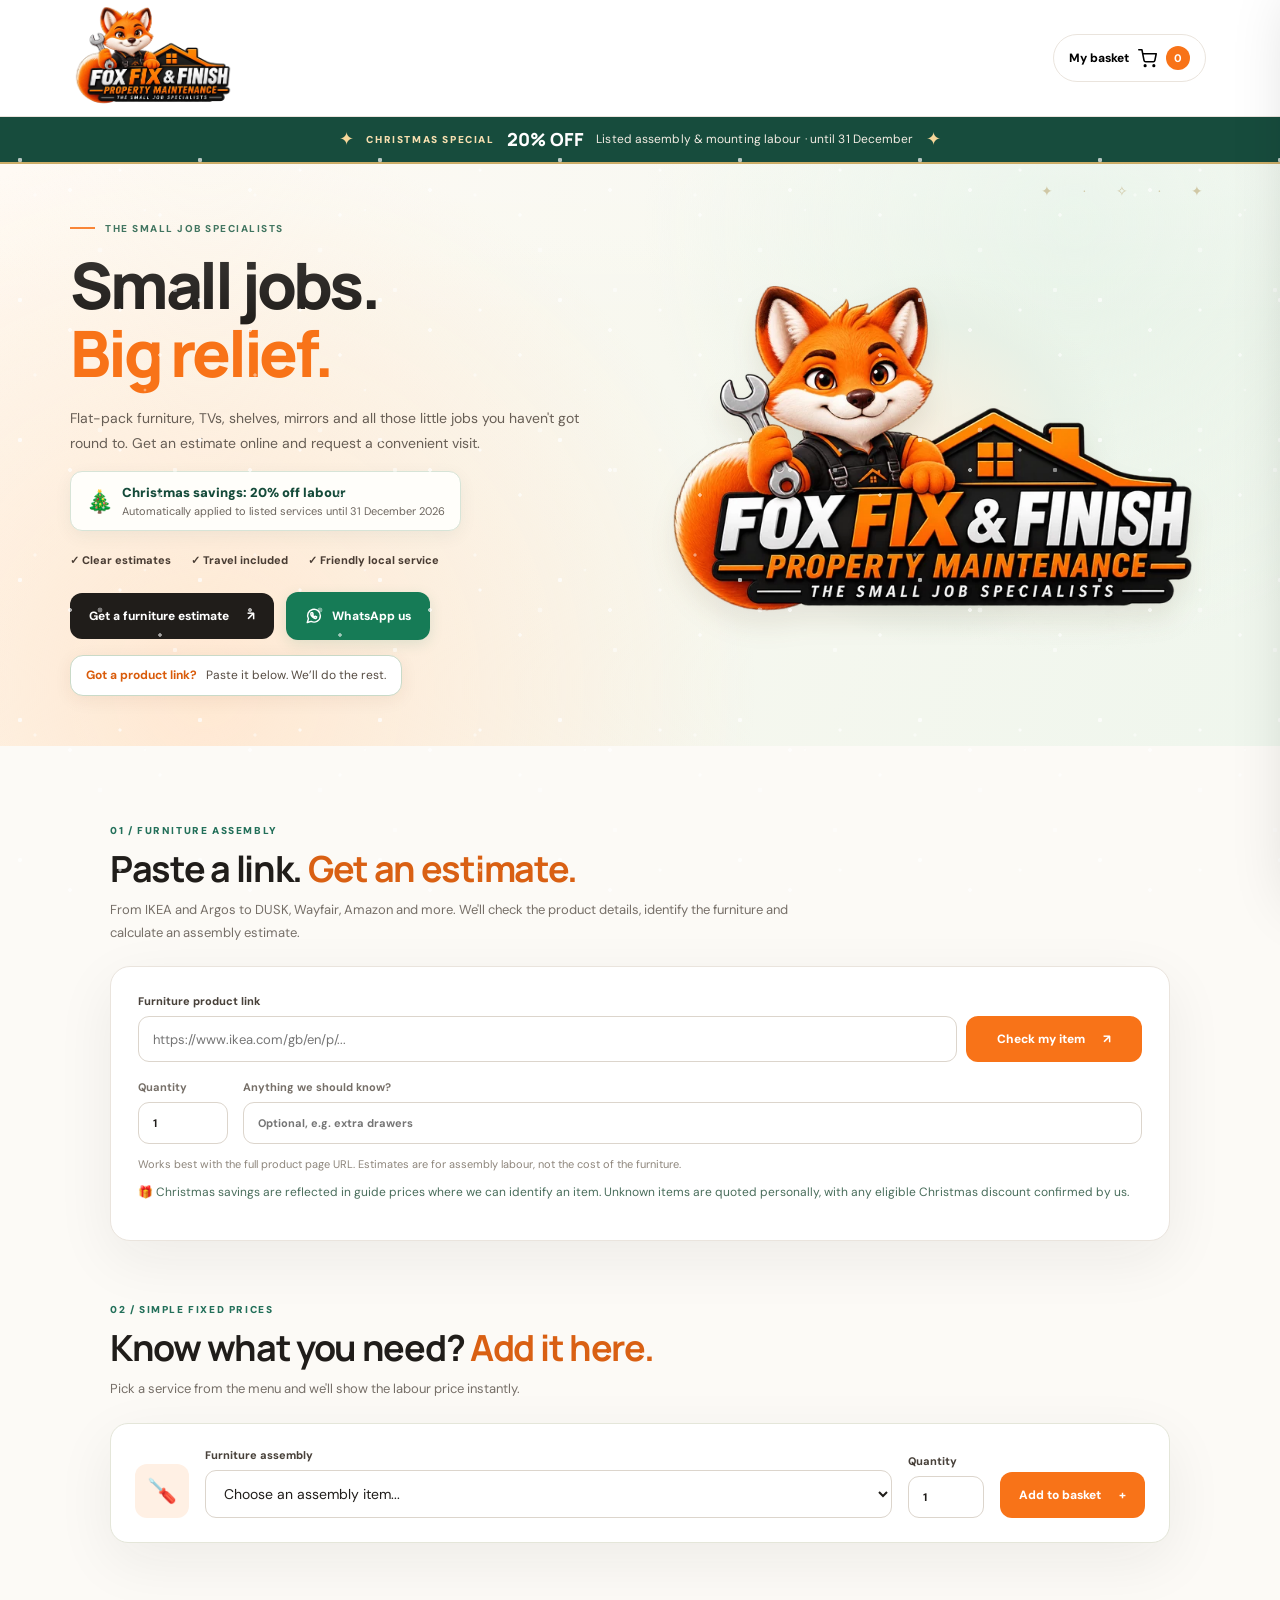
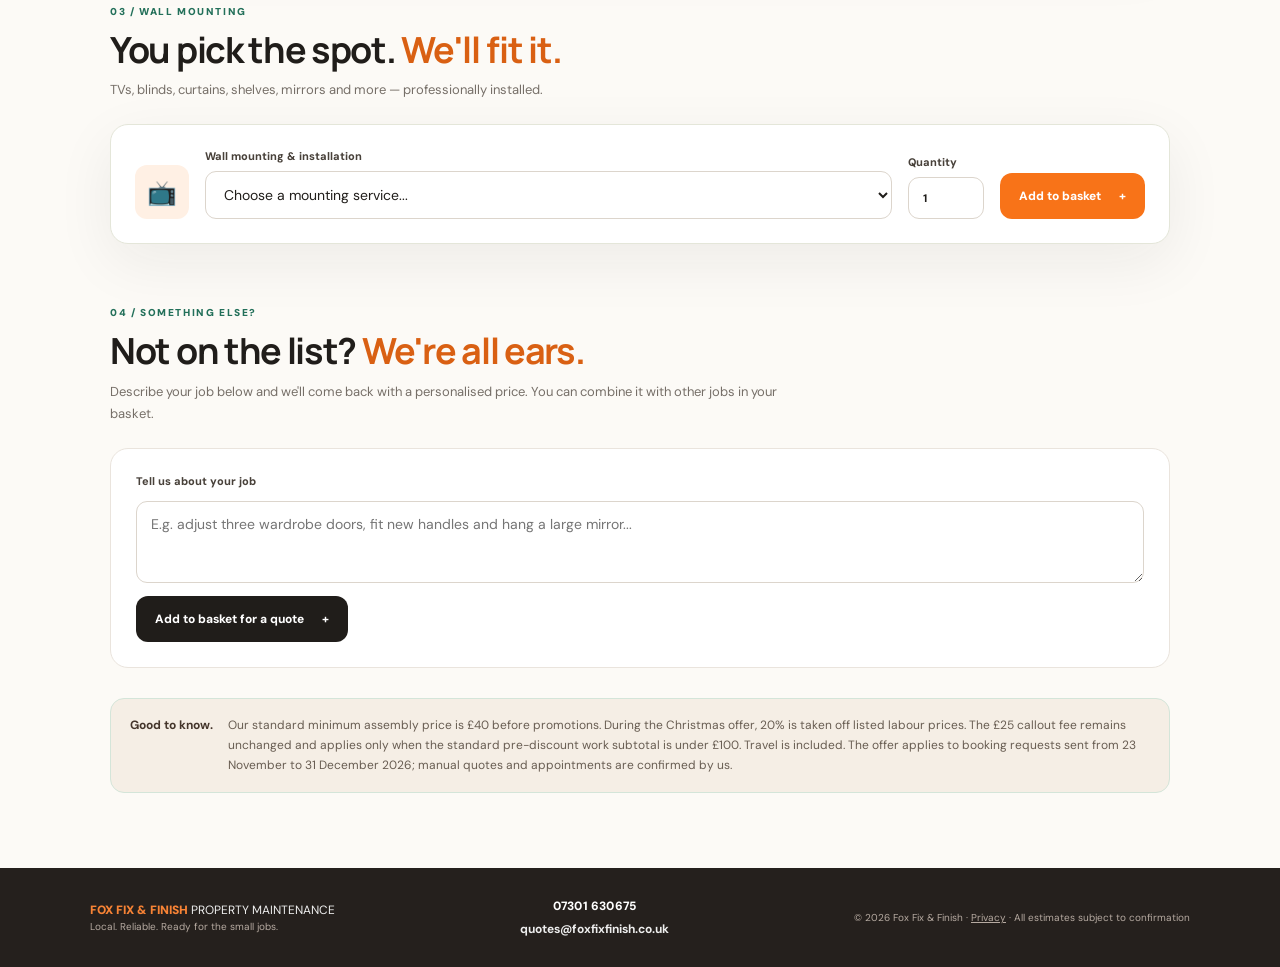
<file: index.html>
<!DOCTYPE html>
<html lang="en-GB">
<head>
  <meta charset="utf-8">
  <meta name="viewport" content="width=device-width,initial-scale=1">
  <meta name="description" content="Fox Fix & Finish property maintenance: instant furniture assembly estimates, TV mounting and small handyman jobs. Paste a product link and request a booking.">
  <meta name="theme-color" content="#f87318">
  <title>Fox Fix & Finish | The Small Job Specialists</title>
  <link rel="icon" type="image/png" sizes="32x32" href="./favicon-32.png">
  <link rel="apple-touch-icon" sizes="180x180" href="./apple-touch-icon.png">
  <link rel="manifest" href="./site.webmanifest">
  <meta name="apple-mobile-web-app-title" content="Fox Fix & Finish">
  <meta name="application-name" content="Fox Fix & Finish">
  <link rel="preconnect" href="https://fonts.googleapis.com">
  <link rel="preconnect" href="https://fonts.gstatic.com" crossorigin>
  <link href="https://fonts.googleapis.com/css2?family=DM+Sans:wght@400;500;600;700;800&family=Manrope:wght@500;600;700;800&display=swap" rel="stylesheet">
  <script>
    // The seasonal offer is based on the calendar date in the UK, not the device timezone.
    // Ends automatically at 23:59 UK time on 31 December 2026.
    (function(){
      const parts = Object.fromEntries(new Intl.DateTimeFormat('en-GB', {
        timeZone:'Europe/London',year:'numeric',month:'2-digit',day:'2-digit'
      }).formatToParts(new Date()).filter(p=>p.type!=='literal').map(p=>[p.type,p.value]));
      const date = `${parts.year}-${parts.month}-${parts.day}`;
      const active = date >= '2026-11-23' && date <= '2026-12-31';
      window.FOX_CHRISTMAS = Object.freeze({active,discount:0.20,starts:'23 November 2026',ends:'31 December 2026'});
      document.documentElement.classList.toggle('holiday-live',active);
    })();
  </script>
  <style>
:root{--orange:#f87318;--orange-dark:#d95908;--ink:#201d1a;--muted:#766f68;--cream:#fcf9f5;--line:#eae4dd;--peach:#fff0e4;--shadow:0 18px 60px rgba(35,29,23,.065)}
*{box-sizing:border-box}html{scroll-behavior:smooth}body{margin:0;background:var(--cream);color:var(--ink);font-family:'DM Sans',Arial,sans-serif;font-size:14px}a{color:inherit;text-decoration:none}button,input,select,textarea{font:inherit}button{cursor:pointer}button:disabled{cursor:not-allowed;opacity:.55}img{max-width:100%}h1,h2,h3,p{margin-top:0}h1,h2,h3{font-family:Manrope,Arial,sans-serif}input,select,textarea{min-width:0;max-width:100%;width:100%;padding:13px 14px;border:1px solid #dcd5cc;border-radius:11px;background:#fff;color:var(--ink);outline:0}input:focus,select:focus,textarea:focus{border-color:var(--orange);box-shadow:0 0 0 3px rgba(248,115,24,.13)}textarea{resize:vertical}input[type=number]{appearance:textfield;-moz-appearance:textfield}input[type=number]::-webkit-outer-spin-button,input[type=number]::-webkit-inner-spin-button{-webkit-appearance:none;margin:0}.label{display:block;color:#48413a;font-size:11px;font-weight:800;margin-bottom:8px}.label span{color:var(--orange)}.button{border:0;border-radius:12px;display:inline-flex;align-items:center;justify-content:center;gap:18px;font-size:12px;font-weight:800;padding:15px 19px;white-space:nowrap;transition:transform .14s,background .14s}.button:not(:disabled):hover{transform:translateY(-1px)}.button-orange{background:var(--orange);color:#fff}.button-orange:hover{background:var(--orange-dark)}.button-dark{background:var(--ink);color:white}.button-dark:hover{background:#39312b}.button-quiet{border:1px solid #e9d5c5;background:#fff;color:var(--orange-dark)}.button-quiet:hover{background:var(--peach)}
.site-header{position:sticky;top:0;background:rgba(255,255,255,.97);border-bottom:1px solid var(--line);z-index:20;backdrop-filter:blur(12px)}.header-inner{max-width:1180px;padding:7px 22px;margin:auto;display:grid;grid-template-columns:1fr auto 1fr;align-items:center;min-height:88px;gap:15px}.header-left{color:#77706b;font-weight:700;font-size:11px}.brand{display:block;width:160px}.brand img{display:block;width:100%;height:72px;object-fit:contain}.basket-button{justify-self:end;display:flex;align-items:center;gap:9px;border:1px solid var(--line);border-radius:40px;background:#fff;font-weight:800;padding:11px 15px;font-size:12px}.basket-button:hover{border-color:var(--orange)}.basket-button .count{display:grid;place-items:center;background:var(--orange);color:#fff;width:24px;height:24px;border-radius:50%;font-size:11px}
.hero{display:grid;grid-template-columns:minmax(0,1fr) minmax(0,1fr);align-items:center;gap:30px;background:radial-gradient(ellipse at 85% 5%,#ffe2c5 0,transparent 50%),linear-gradient(105deg,#fff8f0,#fff0e3);padding:58px max(26px,calc((100% - 1140px)/2)) 50px;min-height:460px;overflow:hidden}.eyebrow{display:flex;align-items:center;gap:10px;color:var(--orange-dark);letter-spacing:1.5px;font-size:10px;font-weight:800}.eyebrow-line{width:25px;height:2px;background:var(--orange)}.hero h1{font-size:clamp(40px,5vw,69px);line-height:1.07;letter-spacing:-3.2px;font-weight:800;margin:16px 0 18px}.hero h1 span{color:var(--orange)}.hero-copy>p{max-width:520px;line-height:1.8;color:#675e55;font-size:14px}.trust-list{display:flex;flex-wrap:wrap;gap:9px 20px;font-size:11px;font-weight:800;margin:22px 0 25px}.trust-list span{color:#493c33}.hero-art{height:355px;position:relative;display:grid;place-items:center}.hero-art-halo{width:370px;max-width:85%;aspect-ratio:1;background:#ffd3ac;border-radius:50%;position:absolute;opacity:.68}.hero-art img{max-height:355px;position:relative;z-index:1;filter:drop-shadow(0 17px 12px rgba(94,54,21,.09))}.hero-sticker{position:absolute;z-index:2;right:-6px;bottom:24px;background:#fff;box-shadow:0 12px 25px rgba(0,0,0,.1);padding:14px 18px;border-radius:13px;transform:rotate(-5deg)}.hero-sticker strong,.hero-sticker span{display:block}.hero-sticker strong{font-size:12px}.hero-sticker span{font-size:10px;color:#777;margin-top:4px}
.main-sections{max-width:1110px;margin:auto;padding:38px 25px 75px}.section{scroll-margin-top:115px;margin:36px 0 58px}.section-heading{max-width:690px;margin-bottom:22px}.section-index{font-size:10px;letter-spacing:1.6px;color:var(--orange-dark);text-transform:uppercase;font-weight:900}.section-heading h2{font-size:clamp(24px,3.1vw,36px);letter-spacing:-1.3px;line-height:1.21;margin:9px 0 8px}.section-heading h2 span{color:var(--orange)}.section-heading p{font-size:13px;color:var(--muted);line-height:1.75;margin:0}.link-panel{padding:27px;background:#fff;border:1px solid var(--line);border-radius:20px;box-shadow:var(--shadow)}.url-controls{display:flex;gap:9px}.url-controls input{flex:1;font-size:13px}.url-controls button{min-width:176px}.lookup-options{display:flex;align-items:end;gap:15px;margin-top:18px}.lookup-options label{width:90px;font-size:11px;color:var(--muted);font-weight:700}.lookup-options .grow{flex:1;width:auto}.lookup-options input{margin-top:8px}.support-text{color:#8e867c;font-size:11px;margin:13px 0 0}.lookup-status{font-size:12px;line-height:1.6;font-weight:700;color:#8a4c18}.lookup-status:not(:empty){padding:13px 14px;margin-top:16px;background:#fff3e8;border-radius:10px}.lookup-status.success{background:#edf8ed;color:#306334}.lookup-status.error{background:#fff0ef;color:#9a322e}.product-result{display:flex;align-items:center;gap:16px;padding:16px;margin-top:18px;border-radius:14px;background:#fffaf5;border:1px solid #f3ded0}.product-result[hidden]{display:none}.result-image{width:100px;height:102px;border-radius:10px;object-fit:contain;background:#fff;border:1px solid var(--line);flex-shrink:0}.result-placeholder{display:grid;place-items:center;font-size:38px;color:var(--orange);background:var(--peach)}.product-result-main{flex:1;min-width:0}.product-result-title{font-size:14px;font-weight:800;margin:0 0 5px;line-height:1.4;overflow-wrap:anywhere}.product-result-sub{font-size:11px;color:var(--muted);line-height:1.5;margin-bottom:10px}.result-price{font:800 21px Manrope;color:var(--orange-dark);margin-bottom:7px}.result-price small{font:600 11px 'DM Sans',sans-serif;color:var(--muted)}.result-buttons{display:flex;flex-wrap:wrap;gap:8px}.result-buttons .button{padding:11px 13px;font-size:11px}.manual-fallback{border-top:1px solid var(--line);margin-top:20px;padding-top:18px;display:flex;align-items:center;justify-content:space-between;gap:20px}.manual-fallback strong,.manual-fallback small{display:block}.manual-fallback strong{font-size:12px}.manual-fallback small{font-size:11px;color:var(--muted);margin-top:5px;line-height:1.5}
.service-panel{display:flex;align-items:flex-end;gap:16px;background:#fff;border:1px solid var(--line);box-shadow:var(--shadow);padding:24px;border-radius:18px}.service-icon{width:54px;height:54px;display:grid;place-items:center;font-size:24px;background:var(--peach);border-radius:12px;flex-shrink:0}.service-fields{flex:1;min-width:0}.service-panel .small-qty{width:76px;flex-shrink:0;font-size:11px;font-weight:800;color:#48413a}.service-panel .small-qty input{margin-top:8px}.other-section{margin-bottom:30px}.other-form{background:#fff;border:1px solid var(--line);border-radius:18px;padding:25px;display:grid;justify-items:start;gap:13px}.other-form .label{margin:0}.other-form textarea{width:100%}.simple-promise{border-radius:14px;background:#f5eee5;border:1px solid #ede0d2;padding:17px 19px;color:#685d52;font-size:12px;display:flex;align-items:start;gap:15px;line-height:1.65}.simple-promise strong{color:#44352b;white-space:nowrap}footer{background:#25201d;color:#eee;display:flex;align-items:center;justify-content:space-between;gap:25px;padding:30px max(25px,calc((100% - 1100px)/2));font-size:12px;flex-wrap:wrap}footer strong{color:#f88335;font-weight:900}footer small{color:#b6aaa1;font-size:10px}
.overlay{position:fixed;inset:0;background:rgba(18,14,11,.62);z-index:29}.overlay[hidden]{display:none}.basket-drawer{position:fixed;right:0;top:0;bottom:0;width:min(100%,520px);z-index:30;background:#fff;box-shadow:-10px 0 60px rgba(0,0,0,.16);transform:translateX(105%);transition:transform .27s ease;display:flex;flex-direction:column}.basket-drawer.open{transform:translateX(0)}.drawer-header{padding:24px 26px 17px;border-bottom:1px solid var(--line);display:flex;justify-content:space-between;align-items:center}.drawer-header h2{margin:4px 0;font-size:26px;letter-spacing:-1px}.orange{color:var(--orange)}.close-button{border:1px solid var(--line);border-radius:50%;background:#fff;width:38px;height:38px;font-size:25px;line-height:1}.drawer-scroll{overflow:auto;padding:0 26px 35px;flex:1;overscroll-behavior:contain}.basket-items{padding:15px 0}.basket-empty{padding:36px 20px;text-align:center;background:#fff8f2;border:1px dashed #efcfba;border-radius:13px;color:#75675c;font-size:12px}.basket-empty strong{display:block;color:#2b241e;margin:0 0 7px;font-size:14px}.basket-row{display:flex;gap:11px;padding:14px 0;border-bottom:1px solid #eee8e2}.basket-thumbnail{width:60px;height:62px;object-fit:contain;border-radius:10px;background:#fff8f0;border:1px solid #f2e7dd;flex-shrink:0}.basket-thumbnail.placeholder{display:grid;place-items:center;font-size:26px}.basket-body{flex:1;min-width:0}.basket-body strong{display:block;font-size:12px;line-height:1.4;overflow-wrap:anywhere}.basket-body small{display:block;color:#877d73;font-size:10px;line-height:1.5;margin-top:3px}.basket-body a{color:var(--orange-dark);text-decoration:underline}.basket-body .basket-price{color:var(--ink);font-weight:900;margin-top:6px;font-size:13px}.basket-controls{display:flex;gap:8px;align-items:center;margin-top:8px}.basket-controls button{background:#f7f2ed;border:0;border-radius:6px;width:27px;height:25px;font-size:16px}.basket-controls span{font-weight:800;font-size:12px}.basket-controls .remove-item{width:auto;padding:0 6px;margin-left:6px;font-size:10px;text-decoration:underline;background:transparent;color:#9e4b3a}.basket-totals{border-top:2px solid #2e2823;padding:13px 0 18px}.total-line{display:flex;justify-content:space-between;gap:12px;font-size:12px;margin:7px 0;color:#70655e}.total-line strong{color:var(--ink)}.total-line.final{font-size:18px;font-family:Manrope;font-weight:800;color:var(--ink);padding-top:9px;margin-top:10px;border-top:1px solid var(--line)}.total-note{font-size:10px;color:#8a7667;line-height:1.6;margin-top:7px}.checkout{padding-top:20px;border-top:1px solid var(--line)}.checkout h3{font-size:19px;letter-spacing:-.6px;margin:0 0 5px}.checkout>p{color:var(--muted);font-size:11px;line-height:1.65;margin-bottom:18px}.checkout .label{margin-top:14px}.checkout .label:first-child{margin-top:0}.two-columns{display:grid;grid-template-columns:1.1fr .9fr;gap:12px}.form-fineprint{margin:16px 0 12px;color:#6f665f;font-size:10px;line-height:1.6}.submit-button{width:100%}.booking-feedback{font-size:12px;line-height:1.6;font-weight:700;margin-top:11px}.booking-feedback.success{background:#e9f7ec;color:#246532;border-radius:10px;padding:13px}.booking-feedback.error{background:#fff1ed;color:#973b23;border-radius:10px;padding:13px}.whatsapp-fallback{border:1px solid #e9d7ca;border-radius:12px;margin-top:15px;padding:14px}.whatsapp-fallback p{color:#6f645b;font-size:11px;line-height:1.6}.honeypot{position:absolute!important;left:-10000px!important;opacity:0!important;pointer-events:none}.mobile-bar{display:none}
@media(max-width:850px){.hero{padding:48px 26px 45px;min-height:380px}.hero-art{height:295px}.hero-art img{max-height:290px}.hero-sticker{right:0;bottom:0}.hero h1{font-size:45px}.header-left{display:none}.header-inner{grid-template-columns:1fr auto}.brand{justify-self:start}.service-panel{flex-wrap:wrap}.service-icon{display:none}.service-fields{flex-basis:100%}}
@media(max-width:610px){body{padding-bottom:74px}.header-inner{min-height:71px;padding:5px 15px;grid-template-columns:1fr auto}.brand{width:135px}.brand img{height:62px}.basket-button{padding:10px}.basket-text{display:none}.hero{grid-template-columns:1fr;padding:36px 23px 21px;gap:7px;min-height:0}.hero h1{font-size:42px;letter-spacing:-2px}.hero-copy>p{font-size:12px}.hero-cta{margin-top:0}.hero-art{height:205px}.hero-art img{max-height:210px}.hero-art-halo{width:205px}.hero-sticker{right:0;bottom:8px;padding:10px 12px}.hero-sticker strong{font-size:10px}.hero-sticker span{font-size:9px}.main-sections{padding:17px 15px 50px}.section{margin:30px 0 45px;scroll-margin-top:90px}.section-heading h2{font-size:25px;letter-spacing:-.8px}.section-heading p{font-size:12px}.link-panel{padding:17px;border-radius:15px}.url-controls{flex-direction:column}.url-controls .button{width:100%}.lookup-options{flex-wrap:wrap}.lookup-options label{width:77px}.lookup-options .grow{flex:1;min-width:190px}.manual-fallback{align-items:stretch;flex-direction:column;gap:12px}.manual-fallback button{width:100%}.service-panel{padding:17px;gap:12px}.service-panel .small-qty{flex:0 0 78px}.service-panel button{flex:1}.other-form{padding:18px}.simple-promise{flex-direction:column;gap:4px}.product-result{flex-wrap:wrap}.result-image{width:78px;height:82px}.result-buttons{width:100%}.result-buttons .button{width:100%}footer{padding:25px 18px;gap:13px}footer>*{width:100%}.mobile-bar{position:fixed;z-index:18;left:0;right:0;bottom:0;display:flex;justify-content:space-between;align-items:center;gap:12px;padding:12px 16px;background:#fff;border-top:1px solid var(--line);box-shadow:0 -8px 20px rgba(0,0,0,.05)}.mobile-bar strong,.mobile-bar small{display:block}.mobile-bar strong{font-size:12px}.mobile-bar small{font-size:10px;color:var(--muted);margin-top:3px}.mobile-bar button{padding:12px 15px;font-size:11px}.drawer-header{padding:17px}.drawer-scroll{padding:0 17px 30px}.basket-drawer{width:100%}.two-columns{grid-template-columns:1fr 1fr;gap:9px}}
@media(prefers-reduced-motion:reduce){html{scroll-behavior:auto}.basket-drawer,.button{transition:none}}

.brand-mark,.brand-words{display:none}
/* FIX 2026-11-23: Responsive alignment and product lookup call-to-action */
.mobile-estimate-cta{display:none}
@media (max-width:850px){
 .header-inner{grid-template-columns:1fr auto;gap:8px}
 .brand{width:min(148px,42vw)}
 .brand img{height:auto;max-height:65px;object-fit:contain}
 .hero{gap:20px}
}
@media (max-width:610px){
 .site-header{position:sticky;top:0}
 .header-inner{min-height:66px;padding:5px 16px;grid-template-columns:minmax(0,1fr) auto;gap:12px}
 .brand{width:auto;max-width:100%;min-width:0;display:flex;align-items:center;gap:5px;justify-self:start}
 .brand .brand-full{display:none}
 .brand .brand-mark{display:block;flex-shrink:0;width:53px;height:53px;object-fit:contain}
 .brand-words{display:flex;min-width:0;flex-direction:column;gap:3px;justify-content:center;white-space:nowrap}
 .brand-words strong{font:800 15px/1.1 Manrope,Arial,sans-serif;color:#23201e;letter-spacing:-.6px}
 .brand-words em{color:#f87318;font-style:normal}
 .brand-words small{font:800 7.5px/1.1 'DM Sans',Arial,sans-serif;letter-spacing:1px;color:#8a6552}
 .basket-button{padding:8px 10px;min-height:42px;gap:6px;flex-shrink:0}
 .basket-button .count{width:22px;height:22px}
 .hero{grid-template-columns:minmax(0,1fr);padding:27px 21px 28px;gap:15px;text-align:left}
 .hero-copy{min-width:0}
 .hero h1{font-size:clamp(35px,10vw,43px);letter-spacing:-1.9px;margin:12px 0}
 .hero-copy>p{font-size:13px;line-height:1.65;max-width:390px;margin-bottom:0}
 .hero .trust-list{gap:8px 14px;font-size:10px;line-height:1.4;margin:14px 0 2px}
 .hero .hero-cta{display:none}
 .hero-art{height:190px;max-width:300px;width:100%;margin:0 auto}
 .hero-art img{max-height:195px;width:auto;height:100%;object-fit:contain}
 .hero-art-halo{width:195px}
 .hero-sticker{display:none}
 .hero-sticker strong{font-size:10px}
 .hero-sticker span{font-size:9px;line-height:1.3}
 .mobile-estimate-cta{display:flex;width:100%;min-height:49px;max-width:390px;margin:2px auto 0;gap:12px;font-size:13px;border-radius:12px;justify-content:center}
 .main-sections{padding-top:13px}
 .section{scroll-margin-top:84px}
 .url-controls input{min-height:48px;font-size:16px}
 .url-controls button{min-height:49px;font-size:13px}
 .product-result{gap:12px;padding:12px}
 .product-result-main{min-width:185px}
 .manual-fallback button{min-height:44px}
 .mobile-bar{padding:10px 13px;min-height:66px}
}
@media (max-width:360px){
 .header-inner{padding-inline:10px}
 .brand{width:auto;gap:3px}
 .brand .brand-mark{width:46px;height:46px}
 .brand-words strong{font-size:14px}
 .brand-words small{font-size:7px}
 .hero{padding-inline:16px}
 .hero-art{height:175px}
 .hero-art img{max-height:175px}
 .hero-sticker{right:0}
 .product-result-main{min-width:150px}
}


/* Callout is now in hero text area, never placed over the fox logo. */
.hero-copy .hero-sticker {
  position: static;
  z-index: auto;
  display: flex;
  align-items: center;
  flex-wrap: wrap;
  gap: 4px 9px;
  width: fit-content;
  max-width: 100%;
  margin: 15px 0 0;
  padding: 11px 15px;
  border: 1px solid #f6d7c1;
  border-radius: 13px;
  background: #fff;
  box-shadow: 0 4px 18px rgba(95, 47, 19, .07);
  transform: none;
}
.hero-copy .hero-sticker strong { color: #d95b0a; font-size: 12px; line-height: 1.45; }
.hero-copy .hero-sticker span { color: #564c43; font-size: 12px; line-height: 1.45; margin: 0; }
@media(max-width:620px) {
  .hero-copy .hero-sticker {
    display: flex;
    justify-content: center;
    width: 100%;
    margin: 12px 0 0;
    padding: 9px 12px;
    text-align: center;
  }
  .hero-copy .hero-sticker strong,
  .hero-copy .hero-sticker span {font-size: 11px;}
}

/* Booking-only patch: separate date/time controls with no overlap on iPhone. */
.booking-datetime{display:grid;grid-template-columns:minmax(0,1fr) minmax(0,1fr);gap:14px;align-items:end}
.booking-datetime .datetime-field{min-width:0;width:100%}
.booking-datetime input,.booking-datetime select{display:block;width:100%;min-width:0;max-width:100%;box-sizing:border-box;margin:0}
.booking-datetime input[type=date]{font-size:16px;-webkit-appearance:none;appearance:none;padding-inline:12px}
.booking-datetime select{font-size:16px;padding-inline:12px}
@media(max-width:420px){.booking-datetime{gap:12px}}
@media(max-width:340px){.booking-datetime{grid-template-columns:1fr}}

/* Fox Fix & Finish: the original FULL logo + basket on every screen size. */
.site-header .header-inner{
  display:flex;justify-content:space-between;align-items:center;gap:16px;
  max-width:1180px;min-height:116px;padding:5px 24px;margin-inline:auto;
}
.site-header .header-left,.site-header .brand-mark,.site-header .brand-words{display:none!important}
.site-header .brand{
  display:block!important;flex:0 1 auto;min-width:0;width:auto;max-width:100%;
  align-self:center;line-height:0;
}
.site-header .brand .brand-full{
  display:block!important;width:auto;height:105px;max-width:min(100%,260px);
  max-height:none;object-fit:contain;
}
.site-header .basket-button{
  justify-self:auto;flex-shrink:0;min-height:44px;max-width:none;
  display:flex;align-items:center;justify-content:center;white-space:nowrap;
}
.site-header .basket-button .basket-text{white-space:nowrap}
@media(max-width:610px){
 .site-header .header-inner{min-height:102px;padding:5px 15px;gap:10px}
 .site-header .brand .brand-full{height:92px;width:auto;max-width:min(100%,165px)}
 .site-header .basket-button{min-height:43px;max-width:65px;padding:9px 10px}
}
@media(max-width:360px){
 .site-header .header-inner{padding-inline:10px;gap:8px;min-height:98px}
 .site-header .brand .brand-full{height:86px;max-width:min(100%,155px)}
}

/* Launch polish: iOS Safari automatically zooms when focused form controls
   have a computed font size below 16px. Keep all editable/selectable fields
   at least 16px on touchscreen layouts, without disabling pinch-to-zoom. */
@media (max-width: 1024px), (hover: none) and (pointer: coarse) {
  input:not([type=checkbox]):not([type=radio]),
  select,
  textarea {
    font-size: 16px !important;
  }
}


/* Christmas 2026 seasonal styling: festive without altering the brand/header. */
.christmas-ribbon{display:none;background:#174c3d;color:#fff;align-items:center;justify-content:center;flex-wrap:wrap;gap:8px 12px;text-align:center;padding:12px 20px;border-bottom:2px solid #ccad68;font-size:12px;line-height:1.5;letter-spacing:.1px}
.holiday-live .christmas-ribbon{display:flex}
.christmas-ribbon .ribbon-kicker{font-size:10px;letter-spacing:1.6px;font-weight:900;color:#f7dfb0}
.christmas-ribbon strong{font:800 18px/1.15 Manrope,Arial,sans-serif;color:#fff;white-space:nowrap}
.christmas-ribbon .ribbon-copy{color:#f2ece3}
.christmas-ribbon .ribbon-spark{font-size:18px;color:#f7d79a;line-height:1}
.holiday-live body{background:#fcfaf6}
.holiday-live .hero{position:relative;background:radial-gradient(circle at 84% 10%,#e7f3e8 0,transparent 36%),radial-gradient(circle at 16% 90%,#ffe8d2 0,transparent 46%),linear-gradient(108deg,#fff9f1,#eff6ed);}
.holiday-live .hero:after{content:"✦   ·  ✧   ·   ✦";pointer-events:none;position:absolute;top:18px;right:5%;font-size:14px;letter-spacing:13px;color:#baa46d;opacity:.55}
.holiday-live .hero-art-halo{background:radial-gradient(circle,#ffeedc 0%,#e6efe4 52%,transparent 72%)}
.holiday-live .section-index{color:#23705a}
.holiday-live .hero .eyebrow{color:#246048}
.holiday-live .service-panel{border-color:#e4e6d9}
.holiday-live .main-sections .section-heading h2 span{color:#d96013}
.christmas-highlight{display:none;align-items:center;flex-wrap:wrap;gap:9px;margin-top:15px;padding:11px 15px;border:1px solid #d7e4d7;border-radius:12px;background:#fffefa;max-width:max-content;box-shadow:0 5px 18px rgba(23,76,61,.06)}
.holiday-live .christmas-highlight{display:flex}
.christmas-highlight .holiday-icon{font-size:22px}
.christmas-highlight strong{color:#154b3a;font-size:13px;font-weight:900}
.christmas-highlight small{font-size:11px;color:#6d665f}
.holiday-live .hero .hero-sticker{border-color:#c9dac8}
.christmas-promise-holiday{display:none}
.holiday-live .christmas-promise-holiday{display:inline}
.holiday-live .christmas-promise-regular{display:none}
.christmas-terms{display:none;color:#496d5b;font-size:12px;line-height:1.5;margin-top:12px}
.holiday-live .christmas-terms{display:block}
.basket-holiday-note{display:none;margin:14px 20px 0;padding:10px 12px;border-radius:11px;background:#e9f3ea;color:#22563e;font-size:12px;font-weight:700;text-align:center}
.holiday-live .basket-holiday-note{display:block}
.old-price{text-decoration:line-through;color:#89817a;font-weight:500;font-size:.87em;margin-right:8px;white-space:nowrap}
.holiday-live .basket-price strong{color:#1d6c50}
.total-line.christmas-saving{color:#186347}
.total-line.christmas-saving strong{color:#16704d}
.holiday-live .simple-promise{border-color:#d4e5d9}
.holiday-live .mobile-bar{border-top-color:#d2e2d3}
@media(max-width:610px){
 .christmas-ribbon{padding:10px 12px;gap:3px 9px;font-size:10.5px}
 .christmas-ribbon strong{font-size:17px}
 .christmas-ribbon .ribbon-copy{flex-basis:100%}
 .christmas-ribbon .ribbon-spark{font-size:15px}
 .holiday-live .hero:after{font-size:10px;right:0;top:8px;letter-spacing:8px}
 .christmas-highlight{padding:10px 12px;margin-top:12px;width:100%;max-width:390px}
 .christmas-highlight strong{font-size:12px}
 .christmas-highlight small{font-size:10px}
 .basket-holiday-note{margin:9px 14px 0;font-size:11px}
}
@media(prefers-reduced-motion:reduce){.holiday-live *{scroll-behavior:auto}}


/* Extra festive polish: gentle falling snow + tasteful Santa hats. */
html.holiday-live body{position:relative}
html.holiday-live body::before,
html.holiday-live body::after{
  content:"";
  position:fixed;
  inset:0;
  pointer-events:none;
  z-index:19;
  opacity:.72;
  background-repeat:repeat;
}
html.holiday-live body::before{
  background-image:
    radial-gradient(circle at 20px 20px, rgba(255,255,255,.95) 0 2px, transparent 2.4px),
    radial-gradient(circle at 70px 50px, rgba(255,255,255,.88) 0 1.8px, transparent 2.2px),
    radial-gradient(circle at 120px 30px, rgba(255,255,255,.9) 0 1.4px, transparent 1.8px),
    radial-gradient(circle at 160px 75px, rgba(255,255,255,.82) 0 1.5px, transparent 1.9px);
  background-size:180px 140px;
  animation:foxSnowFall 22s linear infinite;
}
html.holiday-live body::after{
  background-image:
    radial-gradient(circle at 35px 15px, rgba(255,255,255,.82) 0 1.4px, transparent 1.8px),
    radial-gradient(circle at 100px 70px, rgba(255,255,255,.76) 0 2.2px, transparent 2.7px),
    radial-gradient(circle at 145px 30px, rgba(255,255,255,.72) 0 1.2px, transparent 1.7px),
    radial-gradient(circle at 175px 110px, rgba(255,255,255,.88) 0 2px, transparent 2.5px);
  background-size:220px 180px;
  animation:foxSnowFallSlow 34s linear infinite;
  opacity:.55;
}
@keyframes foxSnowFall{from{transform:translate3d(0,-140px,0)}to{transform:translate3d(-24px,140px,0)}}
@keyframes foxSnowFallSlow{from{transform:translate3d(0,-180px,0)}to{transform:translate3d(30px,180px,0)}}
/* Keep the existing fixed basket drawer, sticky header and fixed mobile basket bar.
   The falling snow uses its own pointer-events:none fixed pseudo-elements. */
html.holiday-live .brand,
html.holiday-live .hero-art{position:relative}
html.holiday-live .hero::before{
  content:"";
  position:absolute;
  inset:0;
  pointer-events:none;
  background:linear-gradient(180deg, rgba(255,255,255,.22), transparent 28%);
}
@media (max-width:610px){
  html.holiday-live body::before{background-size:135px 115px;opacity:.64}
  html.holiday-live body::after{background-size:170px 150px;opacity:.48}
}
@media (prefers-reduced-motion:reduce){
  html.holiday-live body::before,
  html.holiday-live body::after{animation:none}
}


/* Launch polish: direct WhatsApp contact alongside existing estimate CTA. */
.hero-action-row{display:flex;align-items:center;flex-wrap:wrap;gap:12px;max-width:100%}
.hero-action-row .hero-cta{margin:0}
.button-whatsapp{background:#167b56;color:#fff;gap:9px;min-height:47px;box-shadow:0 4px 14px rgba(22,123,86,.13)}
.button-whatsapp:not(:disabled):hover{background:#0f6244;color:#fff}
.button-whatsapp:focus-visible,.footer-phone:focus-visible{outline:3px solid #f87318;outline-offset:3px}
.button-whatsapp .whatsapp-icon{display:block;flex:0 0 18px}
.mobile-action-row{display:none}
.footer-phone{white-space:nowrap;color:#fff;font-weight:800;letter-spacing:.2px}
.footer-phone:hover{color:#f88335}
@media(max-width:610px){
 .hero-action-row{display:none}
 .mobile-action-row{display:grid;grid-template-columns:minmax(0,1fr) minmax(0,1fr);align-items:stretch;gap:10px;width:100%;max-width:390px;margin:2px auto 0}
 .mobile-action-row .mobile-estimate-cta{display:flex;width:100%;max-width:none;min-height:49px;margin:0;padding:11px 9px;gap:6px;font-size:12px;white-space:normal;line-height:1.25;text-align:center}
 .mobile-action-row .button-whatsapp{width:100%;min-width:0;min-height:49px;padding:11px 8px;gap:7px;font-size:12px;white-space:nowrap}
 .mobile-action-row .button-whatsapp .whatsapp-icon{width:17px;height:17px;flex-basis:17px}
 .mobile-action-row .cta-label-full{display:none}
}
@media(min-width:611px){.mobile-action-row .cta-label-short{display:none}}
@media(max-width:350px){
 .mobile-action-row{gap:7px}
 .mobile-action-row .mobile-estimate-cta,.mobile-action-row .button-whatsapp{padding:10px 5px;font-size:11px}
 .mobile-action-row .button-whatsapp{gap:4px}
}

/* Keep the manual-quote action out of sight until an actual lookup failure. */
.manual-fallback[hidden]{display:none!important}
/* A found item has one clear next step. */
.product-result .result-buttons .button{min-height:44px}

/* Contact preferences: large touch targets without changing booking submission logic. */
.contact-method-fieldset{border:0;padding:0;margin:0 0 18px;min-width:0;width:100%}
.contact-method-fieldset legend{padding:0;margin-bottom:10px}
.contact-method-grid{display:grid;grid-template-columns:repeat(4,minmax(0,1fr));gap:9px;width:100%}
.contact-option{position:relative;display:block;min-width:0;cursor:pointer}
.contact-option input[type="radio"]{position:absolute;left:50%;top:50%;width:1px;height:1px;opacity:0;padding:0;margin:0;pointer-events:none}
.contact-card{display:flex;flex-direction:column;gap:5px;align-items:center;justify-content:center;min-height:82px;padding:12px 5px;background:#fff;border:1.5px solid #ded7cd;border-radius:13px;text-align:center;color:#38312c;transition:border-color .16s ease,background .16s ease,box-shadow .16s ease,transform .16s ease;user-select:none;-webkit-tap-highlight-color:transparent}
.contact-card svg{display:block;width:24px;height:24px;flex-shrink:0;color:#655c55}
.contact-card strong{font:800 12px/1.2 'DM Sans',Arial,sans-serif;white-space:nowrap}
.contact-card small{font:600 10px/1.1 'DM Sans',Arial,sans-serif;color:#77706b}
.contact-option--whatsapp svg{color:#168956}
.contact-option--sms svg{color:#387bb7}
.contact-option--call svg{color:#d96414}
.contact-option--email svg{color:#7667a2}
.contact-option input:checked+.contact-card{background:#fff2e9;border-color:#f87318;box-shadow:0 0 0 1px #f87318 inset}
.contact-option input:checked+.contact-card::after{content:"✓";position:absolute;top:7px;right:8px;color:#ce500a;font-size:12px;font-weight:900}
.contact-option input:focus-visible+.contact-card{outline:3px solid #2077bc;outline-offset:3px}
@media(hover:hover){.contact-option:hover .contact-card{border-color:#f87318;background:#fffaf6}}
.contact-method-help{font-size:11px;color:#776f68;line-height:1.5;margin:9px 0 0}
@media(max-width:480px){.contact-method-grid{grid-template-columns:repeat(2,minmax(0,1fr));gap:10px}.contact-card{min-height:74px;padding:11px 6px}.contact-card strong{font-size:13px}}
@media(prefers-reduced-motion:reduce){.contact-card{transition:none}}


/* Footer contact details: clickable phone and email; desktop/mobile aligned. */
.footer-contacts{display:flex;flex-direction:column;align-items:center;gap:7px;min-width:0}
.footer-email{font-weight:700;color:#eee;overflow-wrap:anywhere;text-decoration:none}
.footer-email:hover{color:#f88335}
.footer-email:focus-visible{outline:3px solid #f87318;outline-offset:3px}
@media(max-width:610px){.footer-contacts{align-items:flex-start;width:100%;gap:8px}}


/* Privacy notice is shown only when its footer or booking link is clicked. */
.fox-privacy-dialog{
  width:min(650px,calc(100vw - 32px));max-height:min(82dvh,820px);
  margin:auto;padding:clamp(20px,4vw,32px);
  background:#fff;color:var(--ink);border:1px solid var(--line);
  border-radius:20px;box-shadow:0 22px 75px rgba(20,15,12,.23);
  overflow-y:auto;overscroll-behavior:contain;
}
.fox-privacy-dialog::backdrop{background:rgba(28,23,21,.62);backdrop-filter:blur(3px)}
.fox-privacy-dialog .privacy-body{padding-right:10px;line-height:1.72;font-size:14px;color:#5f5953}
.fox-privacy-dialog .privacy-body h2{font-size:25px;color:#221e1a;margin:0 50px 16px 0}
.fox-privacy-dialog .privacy-body h3{font-size:15px;color:#221e1a;margin:22px 0 8px}
.fox-privacy-dialog .privacy-body p{margin:0 0 13px}
.fox-privacy-dialog .privacy-body a{text-decoration:underline;color:var(--orange-dark)}
.fox-privacy-close{position:sticky;top:0;float:right;display:grid;place-items:center;
  width:40px;height:40px;margin:-6px -6px 2px 10px;background:#fff;
  color:#322c27;border:1px solid var(--line);border-radius:100%;font-size:27px;
  line-height:1;z-index:2}
.fox-privacy-close:hover,.fox-privacy-close:focus-visible{border-color:var(--orange);color:var(--orange-dark)}
@media(max-width:610px){.fox-privacy-dialog{max-height:86dvh;padding:22px 18px}.fox-privacy-dialog .privacy-body{padding-right:0}}

</style>

</head>
<body>
  <header class="site-header">
    <div class="header-inner">
      <a href="#top" class="brand" aria-label="Fox Fix &amp; Finish home"><img class="brand-full" src="[data-uri]" alt="Fox Fix &amp; Finish Property Maintenance logo" width="690" height="460"></a>
      <button class="basket-button" id="openBasket" type="button" aria-label="Open basket"><span class="basket-text">My basket</span><svg width="19" height="19" viewBox="0 0 24 24" fill="none" stroke="currentColor" stroke-width="2" stroke-linecap="round" stroke-linejoin="round" aria-hidden="true"><circle cx="9" cy="21" r="1"/><circle cx="20" cy="21" r="1"/><path d="M1 1h4l2.6 13.4a2 2 0 0 0 2 1.6h9.7a2 2 0 0 0 2-1.6L23 6H6"/></svg><span id="basketCount" class="count">0</span></button>
    </div>
  </header>

  <div class="christmas-ribbon" id="christmasRibbon" role="note">
    <span class="ribbon-spark" aria-hidden="true">✦</span>
    <span class="ribbon-kicker">CHRISTMAS SPECIAL</span>
    <strong>20% OFF</strong>
    <span class="ribbon-copy">Listed assembly &amp; mounting labour · until 31 December</span>
    <span class="ribbon-spark" aria-hidden="true">✦</span>
  </div>
  <main id="top">
    <section class="hero">
      <div class="hero-copy">
        <div class="eyebrow"><span class="eyebrow-line"></span> THE SMALL JOB SPECIALISTS</div>
        <h1>Small jobs.<br><span>Big relief.</span></h1>
        <p>Flat-pack furniture, TVs, shelves, mirrors and all those little jobs you haven't got round to. Get an estimate online and request a convenient visit.</p>
        <div class="christmas-highlight"><span class="holiday-icon" aria-hidden="true">🎄</span><span><strong>Christmas savings: 20% off labour</strong><br><small>Automatically applied to listed services until 31 December 2026</small></span></div>
        <div class="trust-list"><span>✓ Clear estimates</span><span>✓ Travel included</span><span>✓ Friendly local service</span></div>
        <div class="hero-action-row">
          <a class="button button-dark hero-cta" href="#link-estimate">Get a furniture estimate <span aria-hidden="true">↗</span></a>
          <a class="button button-whatsapp" href="https://wa.me/447301630675?text=Hello%20Fox%20Fix%20%26%20Finish%2C%20I%20would%20like%20to%20enquire%20about%20a%20job." target="_blank" rel="noopener noreferrer" aria-label="Chat with Fox Fix and Finish on WhatsApp"><svg class="whatsapp-icon" xmlns="http://www.w3.org/2000/svg" width="18" height="18" viewBox="0 0 24 24" fill="none" stroke="currentColor" stroke-width="1.9" stroke-linecap="round" stroke-linejoin="round" aria-hidden="true"><path d="M20.5 11.6a8.5 8.5 0 0 1-12.3 7.6L3 20.7l1.6-5A8.5 8.5 0 1 1 20.5 11.6Z"/><path d="M8.6 7.7c-.5.1-.9.8-.9 1.5.1 2.4 3.3 5.8 5.8 6.2.8.1 1.5-.4 1.7-.9l.4-1.2-2.1-1-.8.9c-1.3-.5-2.2-1.5-2.7-2.8l.9-.8-.9-2.1-1.4.2Z"/></svg><span>WhatsApp us</span></a>
        </div>
        <div class="hero-sticker"><strong>Got a product link?</strong><span>Paste it below. We’ll do the rest.</span></div>
      </div>
      <div class="hero-art">
        <div class="hero-art-halo"></div>
        <img src="[data-uri]" alt="Fox Fix & Finish fox mascot and logo">

      </div>
      <div class="mobile-action-row">
        <a class="button button-orange mobile-estimate-cta" href="#link-estimate"><span class="cta-label-full">Get my furniture estimate</span><span class="cta-label-short">Get estimate</span><span aria-hidden="true">↗</span></a>
        <a class="button button-whatsapp" href="https://wa.me/447301630675?text=Hello%20Fox%20Fix%20%26%20Finish%2C%20I%20would%20like%20to%20enquire%20about%20a%20job." target="_blank" rel="noopener noreferrer" aria-label="Chat with Fox Fix and Finish on WhatsApp"><svg class="whatsapp-icon" xmlns="http://www.w3.org/2000/svg" width="18" height="18" viewBox="0 0 24 24" fill="none" stroke="currentColor" stroke-width="1.9" stroke-linecap="round" stroke-linejoin="round" aria-hidden="true"><path d="M20.5 11.6a8.5 8.5 0 0 1-12.3 7.6L3 20.7l1.6-5A8.5 8.5 0 1 1 20.5 11.6Z"/><path d="M8.6 7.7c-.5.1-.9.8-.9 1.5.1 2.4 3.3 5.8 5.8 6.2.8.1 1.5-.4 1.7-.9l.4-1.2-2.1-1-.8.9c-1.3-.5-2.2-1.5-2.7-2.8l.9-.8-.9-2.1-1.4.2Z"/></svg><span>WhatsApp us</span></a>
      </div>
    </section>

    <div class="main-sections">
      <section class="section" id="link-estimate" aria-labelledby="linkTitle">
        <div class="section-heading"><span class="section-index">01 / Furniture assembly</span><h2 id="linkTitle">Paste a link. <span>Get an estimate.</span></h2><p>From IKEA and Argos to DUSK, Wayfair, Amazon and more. We'll check the product details, identify the furniture and calculate an assembly estimate.</p></div>
        <div class="link-panel">
          <form id="lookupForm" class="lookup-form">
            <label class="label" for="productLink">Furniture product link</label>
            <div class="url-controls"><input id="productLink" name="productLink" type="url" inputmode="url" placeholder="https://www.ikea.com/gb/en/p/..." required spellcheck="false" autocomplete="url"><button class="button button-orange" id="analyseBtn" type="submit">Check my item <span aria-hidden="true">↗</span></button></div>
            <div class="lookup-options"><label for="linkQty">Quantity <input id="linkQty" type="number" min="1" max="20" value="1"></label><label class="grow" for="linkDetails">Anything we should know? <input id="linkDetails" maxlength="350" placeholder="Optional, e.g. extra drawers"></label></div>
          </form>
          <p class="support-text">Works best with the full product page URL. Estimates are for assembly labour, not the cost of the furniture.</p>
          <p class="christmas-terms">🎁 Christmas savings are reflected in guide prices where we can identify an item. Unknown items are quoted personally, with any eligible Christmas discount confirmed by us.</p>
          <div id="lookupStatus" class="lookup-status" role="status" aria-live="polite"></div>
          <div id="productResult" class="product-result" hidden></div>
          <div class="manual-fallback" id="manualFallback" hidden><div><strong>Item not recognised?</strong><small>No problem — add the link and we’ll check the product ourselves.</small></div><button id="manualLinkBtn" class="button button-quiet" type="button">Add link for manual quote <span aria-hidden="true">+</span></button></div>
        </div>
      </section>

      <section class="section" id="furniture" aria-labelledby="furnitureTitle">
        <div class="section-heading"><span class="section-index">02 / Simple fixed prices</span><h2 id="furnitureTitle">Know what you need? <span>Add it here.</span></h2><p>Pick a service from the menu and we'll show the labour price instantly.</p></div>
        <div class="service-panel"><div class="service-icon">🪛</div><div class="service-fields"><label class="label" for="assemblySelect">Furniture assembly</label><select id="assemblySelect"><option value="">Choose an assembly item...</option></select></div><label class="small-qty" for="assemblyQty">Quantity<input id="assemblyQty" type="number" value="1" min="1" max="20"></label><button id="assemblyAdd" class="button button-orange" type="button">Add to basket <span aria-hidden="true">+</span></button></div>
      </section>

      <section class="section" id="mounting" aria-labelledby="mountingTitle">
        <div class="section-heading"><span class="section-index">03 / Wall mounting</span><h2 id="mountingTitle">You pick the spot. <span>We'll fit it.</span></h2><p>TVs, blinds, curtains, shelves, mirrors and more — professionally installed.</p></div>
        <div class="service-panel"><div class="service-icon">📺</div><div class="service-fields"><label class="label" for="mountSelect">Wall mounting &amp; installation</label><select id="mountSelect"><option value="">Choose a mounting service...</option></select></div><label class="small-qty" for="mountQty">Quantity<input id="mountQty" type="number" value="1" min="1" max="20"></label><button id="mountAdd" class="button button-orange" type="button">Add to basket <span aria-hidden="true">+</span></button></div>
      </section>

      <section class="section other-section" id="other" aria-labelledby="otherTitle">
        <div class="section-heading"><span class="section-index">04 / Something else?</span><h2 id="otherTitle">Not on the list? <span>We're all ears.</span></h2><p>Describe your job below and we'll come back with a personalised price. You can combine it with other jobs in your basket.</p></div>
        <div class="other-form"><label class="label" for="otherDetails">Tell us about your job</label><textarea id="otherDetails" rows="3" maxlength="500" placeholder="E.g. adjust three wardrobe doors, fit new handles and hang a large mirror..."></textarea><button id="otherAdd" class="button button-dark" type="button">Add to basket for a quote <span aria-hidden="true">+</span></button></div>
      </section>
      <div class="simple-promise"><strong>Good to know.</strong><span class="christmas-promise-regular">Our £40 minimum assembly price applies. A £25 callout is added if the known work subtotal is under £100. Travel is included. All bookings and prices are confirmed by us before work is agreed.</span><span class="christmas-promise-holiday">Our standard minimum assembly price is £40 before promotions. During the Christmas offer, 20% is taken off listed labour prices. The £25 callout fee remains unchanged and applies only when the standard pre-discount work subtotal is under £100. Travel is included. The offer applies to booking requests sent from 23 November to 31 December 2026; manual quotes and appointments are confirmed by us.</span></div>
    </div>
  </main>

<dialog id="privacy-notice" class="fox-privacy-dialog" aria-labelledby="privacyTitle"><button type="button" class="fox-privacy-close" id="closePrivacy" aria-label="Close privacy notice">×</button><div class="privacy-body">
<h2 id="privacyTitle">Privacy notice</h2><p>Fox Fix &amp; Finish Property Maintenance processes the information you send through our website to review enquiries, prepare estimates, arrange appointments and respond to customers.</p>
<h3>Information we collect</h3><p>When you submit a request we collect your name, phone number, optional email address, postcode, preferred date and time, job description, linked product details and estimated basket information.</p>
<h3>How we use it</h3><p>We use this information to respond to your enquiry, provide a quotation, arrange the requested services and keep appropriate business records. The legal basis is taking steps at your request before entering into a contract and, where relevant, legitimate business interests or legal obligations.</p>
<h3>Where information is handled</h3><p>Your booking message opens in your selected messaging app, where you choose whether to send it. These messages are handled by your chosen messaging provider and by us after receipt. Product-link recognition may use Supabase and third-party services to process public retailer-page information, not your personal contact details. The website stores basket details in your browser to avoid losing your selections. External retailer product images may load from those retailers.</p>
<h3>Retention and your rights</h3><p>We keep customer details only as long as reasonably needed for your enquiry, providing services and applicable recordkeeping obligations. You can request access, correction or deletion of eligible information by contacting us at <a href="mailto:quotes@foxfixfinish.co.uk">quotes@foxfixfinish.co.uk</a>. You also have the right to raise concerns with the UK's Information Commissioner's Office.</p>
<p><small>Last updated: 20 November 2026. Review this notice against your actual suppliers, retention practices and business details before publishing.</small></p></div></dialog>
  <footer><div><strong>FOX FIX & FINISH</strong> PROPERTY MAINTENANCE<br><small>Local. Reliable. Ready for the small jobs.</small></div><div class="footer-contacts"><a class="footer-phone" href="tel:+447301630675" aria-label="Call Fox Fix and Finish on 07301 630675">07301 630675</a><a class="footer-email" href="mailto:quotes@foxfixfinish.co.uk" aria-label="Email Fox Fix and Finish at quotes@foxfixfinish.co.uk">quotes@foxfixfinish.co.uk</a></div><small>© 2026 Fox Fix &amp; Finish · <a href="#privacy-notice" style="text-decoration:underline">Privacy</a> · All estimates subject to confirmation</small></footer>
  <div class="mobile-bar"><span><strong id="mobileCount">0 jobs</strong><small id="mobileTotal">Your basket is empty</small></span><button id="mobileBasket" class="button button-dark" type="button">View basket <span aria-hidden="true">↗</span></button></div>
  <div id="basketOverlay" class="overlay" hidden></div>
  <aside class="basket-drawer" id="basketDrawer" aria-labelledby="basketHeading" aria-hidden="true">
    <div class="drawer-header"><div><span class="section-index">YOUR REQUEST</span><h2 id="basketHeading">Your basket<span class="orange">.</span></h2></div><button id="closeBasket" class="close-button" type="button" aria-label="Close basket">×</button></div>
    <div class="basket-holiday-note">🎁 20% Christmas discount automatically applied to priced labour · Ends 31 Dec</div>
    <div class="drawer-scroll"><div id="basketItems" class="basket-items"></div><div id="basketTotals" class="basket-totals"></div>
      <div class="checkout" id="checkout"><h3>Request your booking</h3><p>Tell us how to reach you. We'll review the details and confirm availability and the final price.</p>
        <form id="bookingForm">
          <label class="label" for="customerName">Your name <span>*</span></label><input id="customerName" name="name" required autocomplete="name" minlength="2" maxlength="120" placeholder="Full name">
          <div class="two-columns"><div><label class="label" for="customerPhone">Mobile number <span>*</span></label><input id="customerPhone" name="phone" type="tel" required autocomplete="tel" placeholder="07..."></div><div><label class="label" for="customerPostcode">Postcode <span>*</span></label><input id="customerPostcode" name="postcode" required autocomplete="postal-code" placeholder="OX10 ..."></div></div>
          <label class="label" for="customerEmail">Email address</label><input id="customerEmail" name="email" type="email" autocomplete="email" placeholder="you@example.com">
          <div class="two-columns booking-datetime"><div class="datetime-field"><label class="label" for="preferredDate">Preferred date</label><input id="preferredDate" name="preferredDate" type="date"></div><div class="datetime-field"><label class="label" for="preferredTime">Preferred time</label><select id="preferredTime" name="preferredTime"><option value="Flexible">Flexible</option><option value="Morning">Morning</option><option value="Afternoon">Afternoon</option></select></div></div>
          <fieldset class="contact-method-fieldset" aria-describedby="contactMethodHelp">
            <legend class="label">Best way to contact you <span>*</span></legend>
            <div class="contact-method-grid">
              <label class="contact-option contact-option--whatsapp">
                <input type="radio" name="contactMethod" value="whatsapp" checked required>
                <span class="contact-card">
                  <svg aria-hidden="true" viewBox="0 0 24 24" fill="none" stroke="currentColor" stroke-width="1.8" stroke-linecap="round" stroke-linejoin="round"><path d="M20.2 11.6a8.2 8.2 0 0 1-11.9 7.3L3.5 20l1.2-4.7A8.2 8.2 0 1 1 20.2 11.6Z"/><path d="M9.1 8.3c-.6-.6-1.1.1-1.1.7 0 3 3.5 6.5 6.5 6.5.6 0 1.3-.5.7-1.1l-1.3-1.2c-.4-.3-.7.3-1.2.5-.9-.3-2.1-1.5-2.4-2.4.2-.5.8-.8.5-1.2Z"/></svg>
                  <strong>WhatsApp</strong>
                </span>
              </label>
              <label class="contact-option contact-option--sms">
                <input type="radio" name="contactMethod" value="sms" required>
                <span class="contact-card">
                  <svg aria-hidden="true" viewBox="0 0 24 24" fill="none" stroke="currentColor" stroke-width="1.8" stroke-linecap="round" stroke-linejoin="round"><path d="M20 11.4a7.6 7.6 0 0 1-7.6 7.6H6l-3 2v-7.6A7.6 7.6 0 1 1 20 11.4Z"/><path d="M7.5 10.5h9M7.5 13.5h6"/></svg>
                  <strong>Text</strong>
                </span>
              </label>
              <label class="contact-option contact-option--call">
                <input type="radio" name="contactMethod" value="call" required>
                <span class="contact-card">
                  <svg aria-hidden="true" viewBox="0 0 24 24" fill="none" stroke="currentColor" stroke-width="1.8" stroke-linecap="round" stroke-linejoin="round"><path d="M21 16.2v2.6a2 2 0 0 1-2.2 2A17.6 17.6 0 0 1 3.2 5.2 2 2 0 0 1 5.2 3h2.6a2 2 0 0 1 2 1.7l.4 2.8a2 2 0 0 1-.6 1.7l-1.4 1.4a14 14 0 0 0 5.2 5.2l1.4-1.4a2 2 0 0 1 1.7-.6l2.8.4a2 2 0 0 1 1.7 2Z"/></svg>
                  <strong>Phone</strong><small>Callback</small>
                </span>
              </label>
              <label class="contact-option contact-option--email">
                <input type="radio" name="contactMethod" value="email" required>
                <span class="contact-card">
                  <svg aria-hidden="true" viewBox="0 0 24 24" fill="none" stroke="currentColor" stroke-width="1.8" stroke-linecap="round" stroke-linejoin="round"><rect x="3" y="5" width="18" height="14" rx="2"/><path d="m4 7 8 6 8-6"/></svg>
                  <strong>Email</strong>
                </span>
              </label>
            </div>
            <p id="contactMethodHelp" class="contact-method-help">Choose how to send your request. Phone sends a WhatsApp callback request.</p>
          </fieldset>
          <label class="label" for="bookingNotes">Anything else?</label><textarea id="bookingNotes" name="notes" rows="3" maxlength="1500" placeholder="Parking, access, wall type, other requests..."></textarea>
          <input type="text" name="website" class="honeypot" tabindex="-1" autocomplete="off" aria-hidden="true">
          <div id="turnstileMount"></div>
          <p class="form-fineprint">This opens your chosen messaging app with your request ready to send. <strong>Please press Send in that app</strong> to contact us. This is not a confirmed appointment. No online payment is taken. Read our <a href="#privacy-notice" style="text-decoration:underline">privacy notice</a>.</p>
          <button class="button button-orange submit-button" id="submitBooking" type="submit">Continue to WhatsApp <span aria-hidden="true">↗</span></button>
          <div id="bookingFeedback" class="booking-feedback" role="status" aria-live="polite"></div>
        </form>
        <div id="whatsappFallback" class="whatsapp-fallback" hidden><p>Couldn’t send the request automatically? You can send your basket and contact details to us directly.</p><a class="button button-dark" id="fallbackWhatsApp" href="#" target="_blank" rel="noopener noreferrer">Continue via WhatsApp ↗</a></div>
      </div>
    </div>
  </aside>
<script>
/* Public configuration only — NEVER put Resend, OpenAI, Firecrawl or service-role secrets here. */
window.FOX_CONFIG = Object.freeze({
  SUPABASE_URL: 'https://bmgevnfomcyugvlgxmkd.supabase.co',
  SUPABASE_PUBLISHABLE_KEY: 'sb_publishable_SgB0D4HiYLNQXOd5eAoG1Q_yKvsxPyB',
  WHATSAPP_PHONE: '447301630675', // Fox Fix & Finish booking number.
  CONTACT_EMAIL: 'quotes@foxfixfinish.co.uk',
  TURNSTILE_SITE_KEY: '' // Add Cloudflare Turnstile SITE key after configuring server secret.
});

</script>
<script>
'use strict';
// The displayed catalogue is a mirror of supabase/functions/_shared/pricing.ts.
// Server recomputes all catalogue prices when the booking is submitted.
const CATALOGUE={
 'bedside-table':['Bedside table / small unit assembly',40,'assembly'],
 'coffee-table':['Coffee table assembly',40,'assembly'],
 'dining-chair':['Dining chair assembly',40,'assembly'],
 'bookcase':['Bookcase / shelving unit assembly',45,'assembly'],
 'desk':['Desk assembly',55,'assembly'],
 'chest-3':['Chest of drawers (3–4 drawers)',55,'assembly'],
 'chest-6':['Chest of drawers (5–6 drawers)',70,'assembly'],
 'bed-frame':['Standard bed frame assembly',65,'assembly'],
 'ottoman-bed':['Ottoman storage bed assembly',110,'assembly'],
 'wardrobe-2':['2-door wardrobe assembly',95,'assembly'],
 'wardrobe-3':['3-door wardrobe assembly',125,'assembly'],
 'wardrobe-4':['4-door wardrobe assembly',160,'assembly'],
 'bunk-bed':['Bunk bed assembly',130,'assembly'],
 'tv-small':['TV mounting, up to 43 inches',50,'mounting'],
 'tv-medium':['TV mounting, 44–65 inches',65,'mounting'],
 'tv-large':['TV mounting, 66–75 inches',85,'mounting'],
 'picture':['Picture / canvas hanging',30,'mounting'],
 'mirror':['Mirror hanging (standard)',45,'mounting'],
 'shelf':['Wall shelf installation',30,'mounting'],
 'blind':['Window blind installation',45,'mounting'],
 'curtain-rail':['Curtain pole installation',45,'mounting'],
 'cabinet':['Wall cabinet mounting',65,'mounting'],
 'airer':['Wall-mounted clothes airer',50,'mounting']
};
const $=id=>document.getElementById(id);
const config=window.FOX_CONFIG||{};
const money=n=>'£'+Number(n||0).toFixed(2);
const CHRISTMAS=window.FOX_CHRISTMAS||{active:false,discount:0};
const roundCash=n=>Math.round((n+Number.EPSILON)*100)/100;
const salePrice=n=>roundCash(Number(n)*(CHRISTMAS.active?1-CHRISTMAS.discount:1));
const priceWithOfferHTML=n=>CHRISTMAS.active?`<del class="old-price">${money(n)}</del><strong>${money(salePrice(n))}</strong>`:money(n);
const escapeHTML=s=>String(s??'').replace(/[&<>"']/g,c=>({'&':'&amp;','<':'&lt;','>':'&gt;','"':'&quot;',"'":'&#39;'}[c]));
const countQty=id=>{const n=Number($(id).value);return Number.isInteger(n)?Math.min(20,Math.max(1,n)):1;};
const getLink=s=>{try{const x=new URL(String(s).trim());if(x.protocol!=='https:'||x.username||x.password)return null;return x.href;}catch{return null;}};
let basket=[];let lastRecognised=null;let lookupBusy=false;
try{const raw=JSON.parse(localStorage.getItem('fox-basket-v2')||'[]');if(Array.isArray(raw))basket=raw.slice(0,30).filter(x=>['catalogue','manual','product'].includes(x.kind)&&Number.isInteger(x.qty)&&x.qty>=1&&x.qty<=20&&typeof x.title==='string').map(x=>x.kind==='product'&&!x.quoteToken?{...x,kind:'manual',guidePrice:Number.isFinite(x.unitPrice)?x.unitPrice:null,unitPrice:null,manualReview:true}:x);}catch{/* fresh session */}
function store(){try{localStorage.setItem('fox-basket-v2',JSON.stringify(basket));}catch{/* private mode */}}
function totals(){
 const subtotal=roundCash(basket.reduce((n,x)=>n+(Number.isFinite(x.unitPrice)?x.unitPrice*x.qty:0),0));
 const discount=CHRISTMAS.active?roundCash(subtotal*CHRISTMAS.discount):0;
 const discountedSubtotal=roundCash(subtotal-discount);
 const unknown=basket.some(x=>x.unitPrice===null||x.manualReview);
 // Keep callout eligibility based on STANDARD basket subtotal; the offer must not create an extra fee.
 const callout=subtotal>0&&subtotal<100?25:0;
 return {subtotal,discount,discountedSubtotal,unknown,callout,total:roundCash(discountedSubtotal+callout),count:basket.reduce((n,x)=>n+x.qty,0)};
}
function initSelect(id,group){const el=$(id);for(const [key,[name,price,g]] of Object.entries(CATALOGUE)){if(g!==group)continue;const op=document.createElement('option');op.value=key;op.textContent=CHRISTMAS.active?`${name} — ${money(salePrice(price))} (was ${money(price)})`:`${name} — ${money(price)}`;el.append(op);}}
function add(item,openDrawer=true){
 if(basket.length>=30){alert('Please contact us directly for a basket this large.');return false;}
 basket.push({...item,uid:(globalThis.crypto?.randomUUID?.() || ('item-'+Date.now().toString(36)+'-'+Math.random().toString(36).slice(2)))});store();renderBasket();
 if(openDrawer)openBasket();
 return true;
}
function addCatalogue(selectId,qtyId){const id=$(selectId).value;if(!CATALOGUE[id]){alert('Choose a service to add.');$(selectId).focus();return;}const [title,unitPrice]=CATALOGUE[id];add({kind:'catalogue',id,title,qty:countQty(qtyId),unitPrice,manualReview:false});$(selectId).value='';$(qtyId).value='1';}
function setLookupStatus(msg,kind=''){const el=$('lookupStatus');el.textContent=msg;el.className='lookup-status '+kind;}
function setManualFallback(show){$('manualFallback').hidden=!show;}
function clearLinkAfterAdd(){
 $('productLink').value='';$('linkQty').value='1';$('linkDetails').value='';
 lastRecognised=null;$('productResult').hidden=true;$('productResult').innerHTML='';
 setManualFallback(false);
 setLookupStatus('✓ Added to your basket. Paste another product link to add your next item.','success');
}
/* Prevent the last recognised item being added after a customer edits their link. */
function invalidateLinkResult(){
 lastRecognised=null;$('productResult').hidden=true;$('productResult').innerHTML='';
 setManualFallback(false);setLookupStatus('');
}
function showManualLookupFailure(message){
 lastRecognised=null;$('productResult').hidden=true;$('productResult').innerHTML='';
 setManualFallback(true);setLookupStatus(message,'error');
}
function productImage(image,cls='result-image'){
 // Supports the original single image (IKEA) and a list of exact retailer images.
 const choices=(Array.isArray(image)?image:[image]).map(getLink).filter(Boolean).slice(0,8);
 const fallback=`<div class="${cls} result-placeholder" aria-hidden="true">📦</div>`;
 if(!choices.length)return fallback;
 return `<img class="${cls}" src="${escapeHTML(choices[0])}" data-photo-options="${escapeHTML(JSON.stringify(choices.slice(1)))}" alt="Product photograph from the retailer" referrerpolicy="no-referrer" loading="lazy" onerror="try{const a=JSON.parse(this.dataset.photoOptions||'[]');if(a.length){this.dataset.photoOptions=JSON.stringify(a.slice(1));this.src=a[0];}else{this.replaceWith(Object.assign(document.createElement('div'),{className:'${cls} result-placeholder',textContent:'📦'}));}}catch(e){this.replaceWith(Object.assign(document.createElement('div'),{className:'${cls} result-placeholder',textContent:'📦'}));}">`;
}
function legacyGuide(data){
 // Old IKEA function may still use historical prices. Never pass those as verified prices.
 // Guide amounts come from the current catalogue. Unknown configurations stay manual.
 const t=String((data.title||'')+' '+(data.type||'')).toLowerCase();
 if(/pax|platsa|modular|fitted|corner\s*wardrobe/.test(t))return null;
 if(/wardrobe|armoire/.test(t)){
  if(/sliding/.test(t))return 150;
  if(/\b4[- ]?door|four[- ]?door/.test(t))return 160;
  if(/\b3[- ]?door|three[- ]?door/.test(t))return 125;
  if(/\b2[- ]?door|two[- ]?door/.test(t))return 95;
  return null;
 }
 if(/ottoman|gas.lift/.test(t))return 110;
 if(/bunk|high sleeper/.test(t))return 130;
 if(/chest of drawers|drawer chest|\b\d+[- ]drawer/.test(t)){
  const m=t.match(/\b(\d{1,2})[- ]?drawers?\b/);
  if(m){const n=Number(m[1]);if(n>=7)return 85;if(n>=5)return 70;return n<=2?40:55;}
  return 55;
 }
 if(/bedside|nightstand/.test(t))return 40;
 if(/bookcase|bookshelf|kallax/.test(t))return 45;
 if(/\bdesk\b/.test(t))return 55;
 if(/\b(bed frame|bedstead|double bed|king size bed)\b/.test(t))return 65;
 if(/\b(chair|coffee table|side table)\b/.test(t))return 40;
 return null;
}
function asLookupResult(raw,endpoint,url){
 const legacy=endpoint==='recognise-furniture';
 const recognised=raw?.identified===true;
 // Existing function is still useful for retailer product names / pictures,
 // but only v2 provides an independently verified signed booking price.
 return {...raw,url,source:raw?.source||raw?.retailer||(legacy?'original retailer lookup':'retailer lookup'),
  unitPrice:legacy?(recognised?legacyGuide(raw):null):raw?.unitPrice,
  quoteToken:legacy?null:raw?.quoteToken||null,
  manualReview:legacy||!!raw?.manualReview,
  provisionalOnly:legacy||!raw?.quoteToken};
}
function showResult(data,qty){
 const el=$('productResult');el.hidden=false;setManualFallback(false);
 const hasPrice=!!data.identified&&data.unitPrice!==null&&Number.isFinite(Number(data.unitPrice));
 const signed=hasPrice&&typeof data.quoteToken==='string'&&data.quoteToken.length>10;
 const price=hasPrice?Number(data.unitPrice):null;
 const review=!signed||!!data.manualReview;
 const product={kind:signed?'product':'manual',url:data.url||getLink($('productLink').value),
  title:data.title||'Furniture item — manual review',image:data.image||'',imageOptions:[...new Set([data.image,...(Array.isArray(data.images)?data.images:[])].filter(Boolean))],qty,
  type:data.type||'Assembly estimate',unitPrice:signed?price:null,guidePrice:!signed?price:null,
  manualReview:review,quoteToken:signed?data.quoteToken:null,details:$('linkDetails').value.trim()};
 lastRecognised=product;
 const note=signed?(review?'Starting estimate — manual confirmation needed.':'Estimated assembly labour, subject to confirmation.'):
   price!==null?'Guide only. We will confirm this item’s price before booking.':'Price to be confirmed manually.';
 const priceText=signed?money(salePrice(price*qty)):(price!==null?'Guide '+money(salePrice(price*qty)):'Manual quote');
 const qtyText=price!==null?`${qty} × ${money(salePrice(price))}${CHRISTMAS.active?' (Christmas offer)':''}`:'';
 el.innerHTML=`${productImage(product.imageOptions.length?product.imageOptions:product.image)}<div class="product-result-main"><div class="product-result-title">${escapeHTML(product.title)}</div><div class="product-result-sub">${escapeHTML(product.type)} · ${escapeHTML(data.source||'Product link')}</div><div class="result-price">${CHRISTMAS.active&&price!==null?`<del class="old-price">${money(price*qty)}</del>`:''}${escapeHTML(priceText)} <small>${escapeHTML(qtyText)}</small></div><div class="product-result-sub">${escapeHTML(note)}</div><div class="result-buttons"><button type="button" id="addRecognised" class="button button-orange">Add to basket +</button></div></div>`;
 $('addRecognised').addEventListener('click',()=>{
  if(!lastRecognised||getLink($('productLink').value)!==lastRecognised.url)return;
  const entry={...lastRecognised,details:$('linkDetails').value.trim(),qty:countQty('linkQty')};
  if(add(entry,false))clearLinkAfterAdd();
 });
}
async function fetchLookup(endpoint,url,signal){
 const r=await fetch(config.SUPABASE_URL+'/functions/v1/'+endpoint,{method:'POST',
  headers:{'Content-Type':'application/json',...(config.SUPABASE_PUBLISHABLE_KEY?{apikey:config.SUPABASE_PUBLISHABLE_KEY}:{})},
  body:JSON.stringify({url}),signal});
 const result=await r.json().catch(()=>({}));
 if(!r.ok)throw Error(endpoint+': '+(result.error||'HTTP '+r.status));
 if(!result||typeof result!=='object')throw Error('Invalid lookup result');
 return asLookupResult(result,endpoint,url);
}
/* The independent image service never calculates prices or changes identification. */
async function fetchProductPhoto(url,signal){
 const response=await fetch(config.SUPABASE_URL+'/functions/v1/product-photo',{
  method:'POST',
  headers:{'Content-Type':'application/json',...(config.SUPABASE_PUBLISHABLE_KEY?{apikey:config.SUPABASE_PUBLISHABLE_KEY}:{})},
  body:JSON.stringify({url}),signal
 });
 const payload=await response.json().catch(()=>null);
 if(!response.ok||!payload?.ok)return null;
 return payload;
}
/* Only replace the photo; never reprice a result or remove its Add to Basket button. */
function displayPhotoOnly(url,photos){
 const candidates=[...new Set(photos.map(getLink).filter(Boolean))].slice(0,6);
 if(!candidates.length)return;
 // A customer might already have added the item before the photograph arrives.
 // Update that basket item as well, without changing whichever product is now being edited.
 let changed=false;
 for(const item of basket){
  if(item.url===url&&!item.image){item.image=candidates[0];item.imageOptions=candidates;changed=true;}
 }
 if(changed){store();renderBasket();}
 if(lastRecognised?.url!==url||getLink($('productLink').value)!==url)return;
 lastRecognised.image=candidates[0];lastRecognised.imageOptions=candidates;
 const result=$('productResult');
 const current=result.querySelector('.result-image');
 if(current){
  const wrap=document.createElement('div');wrap.innerHTML=productImage(candidates);
  if(wrap.firstElementChild)current.replaceWith(wrap.firstElementChild);
 }
}
async function enrichProductImage(url){
 let host='';try{host=new URL(url).hostname.toLowerCase();}catch{return;}
 // IKEA keeps its original photo source and is never sent to this function.
 if(!['dusk.com','www.dusk.com','argos.co.uk','www.argos.co.uk','wayfair.co.uk','www.wayfair.co.uk','amazon.co.uk','www.amazon.co.uk'].includes(host))return;
 try{
  const controller=new AbortController(),timeout=setTimeout(()=>controller.abort(),14500);
  try{
   const photo=await fetchProductPhoto(url,controller.signal);
   if(photo?.image)displayPhotoOnly(url,[photo.image,...(Array.isArray(photo.images)?photo.images:[])]);
  }finally{clearTimeout(timeout);}
 }catch(err){console.info('Product photo unavailable; keeping estimate unchanged.');}
}
function combineLookup(existing,incoming){
 // The v2 signed title and price must stay together; the original endpoint may
 // supply an accurate retailer photo when v2 did not find it.
 if(!incoming)return existing;
 if(!existing)return incoming;
 const eSigned=!!existing.quoteToken&&existing.identified;
 const iSigned=!!incoming.quoteToken&&incoming.identified;
 const chosen=iSigned&&!eSigned?incoming:eSigned?existing:
   incoming.identified&&!existing.identified?incoming:existing;
 const other=chosen===existing?incoming:existing;
 return {...chosen,image:chosen.image||other.image||'',
  images:[...new Set([chosen.image,other.image,...(chosen.images||[]),...(other.images||[])].filter(Boolean))],
  title:chosen.title||other.title||'',
  source:chosen.source||other.source};
}

/* DUSK-only fallback. A blocked Supabase request must not prevent recognition of an
   unambiguous product slug. Price is a guide until the customer agrees it with us. */
function duskFromLink(url){
 let u;
 try{u=new URL(url)}catch{return null;}
 if(!/^(?:www\.)?dusk\.com$/i.test(u.hostname))return null;
 const m=u.pathname.match(/^\/products\/([a-z0-9][a-z0-9-]{1,180})\/?$/i);
 if(!m)return null;
 const handle=m[1].toLowerCase();
 const title=handle.split('-').filter(Boolean).map(s=>s.charAt(0).toUpperCase()+s.slice(1)).join(' ');
 // The existing guide-price classifier is shared with the original IKEA legacy flow.
 const guide=legacyGuide({title,type:title});
 const knownPhoto=handle==='posy-bobbin-6-drawer-chest-light-wood'
  ? 'https://dusk.com/cdn/shop/files/posy-6-drawer-chest-light-wood-2698649-lifestyle.jpg?v=1788275690&width=1946' : '';
 return {ok:true,retailer:'DUSK',identified:Number.isFinite(guide),
  title,image:knownPhoto,type:Number.isFinite(guide)?'Furniture assembly':'Manual estimate',
  unitPrice:Number.isFinite(guide)?guide:null,quoteToken:null,manualReview:true,
  source:'DUSK product link (provisional)',url};
}

async function lookup(event){
 event.preventDefault();if(lookupBusy)return;
 const url=getLink($('productLink').value);
 if(!url){setLookupStatus('Please paste a complete HTTPS product link.','error');return;}
 const qty=countQty('linkQty');$('productResult').hidden=true;lastRecognised=null;setManualFallback(false);lookupBusy=true;
 $('analyseBtn').disabled=true;$('analyseBtn').textContent='Checking product…';
 // DUSK can be recognised from its URL immediately, without holding the form up for a photo.
 // The separate image function runs in the background and never blocks another item.
 const dusk=duskFromLink(url);
 if(dusk){
  if(dusk.identified){
   showResult(dusk,qty);
   setLookupStatus('Furniture identified. Add it to your basket; the guide price will be confirmed.','success');
   if(config.SUPABASE_URL)void enrichProductImage(url);
  }else{
   showManualLookupFailure('We couldn’t identify this DUSK item. Add its link for a manual quote.');
  }
  lookupBusy=false;$('analyseBtn').disabled=false;
  $('analyseBtn').innerHTML='Check my item <span aria-hidden="true">↗</span>';
  return;
 }
 // Original IKEA and other retailers: existing working flow, kept unchanged.
 if(!config.SUPABASE_URL){showManualLookupFailure('Product checking is temporarily unavailable. You can still add the link for a manual quote.');lookupBusy=false;$('analyseBtn').disabled=false;$('analyseBtn').innerHTML='Check my item <span aria-hidden="true">↗</span>';return;}
 const controller=new AbortController(),timeout=setTimeout(()=>controller.abort(),34000);
 setLookupStatus('Checking your product link…');
 let found=null;let errors=[];
 try{
  for(const endpoint of ['recognise-furniture']){
   if(controller.signal.aborted)break;
   try{
    const res=await fetchLookup(endpoint,url,controller.signal);
    found=combineLookup(found,res);
    if(found&&(found.identified||found.image||found.title)){
     if(getLink($('productLink').value)!==url)return;
     if(found.identified)showResult(found,qty);
     if(found.quoteToken&&found.identified&&found.image){
      setLookupStatus('Product identified. Check the assembly estimate and add it to your basket.','success');
      break;
     }
     setLookupStatus(found.identified?'Product found. Checking the latest estimate and image…':'Product details found. Checking another source for a clearer result…');
    }
   }catch(e){errors.push(e.message||String(e));console.warn('Product lookup '+endpoint+' unavailable:',e.message||e);}
  }
  if(getLink($('productLink').value)!==url)return;
  if(found?.identified){
   showResult(found,qty);
   setLookupStatus(found.quoteToken?'Product identified. Add it to your basket.':'Product identified. Add it to your basket; we’ll confirm the guide price before booking.','success');
  }else{
   showManualLookupFailure('We couldn’t identify this product automatically. Add its link for a manual quote.');
  }
  // Non-blocking photo attempt for Argos/Wayfair/Amazon only; IKEA remains untouched.
  if(lastRecognised&&!lastRecognised.image)void enrichProductImage(url);
 }finally{
  clearTimeout(timeout);lookupBusy=false;$('analyseBtn').disabled=false;
  $('analyseBtn').innerHTML='Check my item <span aria-hidden="true">↗</span>';
 }
}
function manualLink(){
 const url=getLink($('productLink').value);
 if(!url){setLookupStatus('Paste a valid HTTPS product link before adding it to your basket.','error');$('productLink').focus();return;}
 const title='Furniture item — to be checked';
 if(add({kind:'manual',title,url,qty:countQty('linkQty'),details:$('linkDetails').value.trim(),unitPrice:null,manualReview:true,image:''},false))clearLinkAfterAdd();
}
function openBasket(){
 $('basketOverlay').hidden=false;$('basketDrawer').classList.add('open');$('basketDrawer').setAttribute('aria-hidden','false');document.body.style.overflow='hidden';
}
function closeBasket(){
 $('basketDrawer').classList.remove('open');$('basketDrawer').setAttribute('aria-hidden','true');$('basketOverlay').hidden=true;document.body.style.overflow='';
}
function basketItemPriceHTML(x){
 if(x.unitPrice===null){
  if(!Number.isFinite(x.guidePrice))return 'Price to be confirmed';
  const before=x.guidePrice*x.qty;
  return `Guide ${priceWithOfferHTML(before)} · confirmation required`;
 }
 return priceWithOfferHTML(x.unitPrice*x.qty);
}
function renderBasket(){
 const t=totals();$('basketCount').textContent=String(t.count);$('mobileCount').textContent=`${t.count} ${t.count===1?'job':'jobs'}`;$('mobileTotal').textContent=t.count?(t.unknown?(t.subtotal>0?`${money(t.total)} + items to quote`:'Price to be confirmed'):money(t.total)):'Your basket is empty';
 const list=$('basketItems');list.innerHTML='';
 if(!basket.length){list.innerHTML='<div class="basket-empty"><strong>Your basket is empty</strong>Add a product link or choose a job to get started.</div>';}else{
  for(const x of basket){
   const row=document.createElement('div');row.className='basket-row';
   const img=x.imageOptions?.length?productImage(x.imageOptions,'basket-thumbnail'):(x.image?productImage(x.image,'basket-thumbnail'):'<div class="basket-thumbnail placeholder" aria-hidden="true">📦</div>');
   row.innerHTML=img+`<div class="basket-body"><strong>${escapeHTML(x.title)}</strong><small>${x.kind==='manual'||x.manualReview?'Manual confirmation required':'Assembly / mounting estimate'}${x.url?` · <a href="${escapeHTML(x.url)}" target="_blank" rel="noopener noreferrer">Product link ↗</a>`:''}</small><div class="basket-price">${basketItemPriceHTML(x)}</div><div class="basket-controls"><button aria-label="Decrease quantity" data-action="decrease">−</button><span>${x.qty}</span><button aria-label="Increase quantity" data-action="increase">+</button><button class="remove-item" data-action="remove">Remove</button></div></div>`;
   row.querySelectorAll('[data-action]').forEach(btn=>btn.addEventListener('click',()=>{
    const action=btn.dataset.action;
    if(action==='remove'||(action==='decrease'&&x.qty<=1))basket=basket.filter(y=>y.uid!==x.uid);
    else x.qty=Math.min(20,x.qty+(action==='increase'?1:-1));
    store();renderBasket();
   }));
   list.append(row);
  }
 }
 $('basketTotals').innerHTML=t.count?`<div class="total-line"><span>Listed work subtotal</span><strong>${money(t.subtotal)}</strong></div>${CHRISTMAS.active?`<div class="total-line christmas-saving"><span>🎄 Christmas discount (20%)</span><strong>−${money(t.discount)}</strong></div><div class="total-line"><span>Discounted work subtotal</span><strong>${money(t.discountedSubtotal)}</strong></div>`:''}<div class="total-line"><span>Callout fee${t.discountedSubtotal===0?' (pending)':''}</span><strong>${t.discountedSubtotal===0&&t.unknown?'To confirm':money(t.callout)}</strong></div><div class="total-line"><span>Travel</span><strong>Included</strong></div><div class="total-line final"><span>Current estimate</span><strong>${t.unknown&&t.discountedSubtotal===0?"To confirm":money(t.total)}</strong></div><p class="total-note">${t.unknown?'Some items still need a manual price. The final total and callout fee will be confirmed after review. ':'All totals are estimates until confirmed by Fox Fix & Finish.'}${CHRISTMAS.active?' Christmas offer: requests sent by 31 Dec 2026; labour discount excludes the £25 callout fee.':''}</p>`:'';
 $('checkout').hidden=!t.count;
 $('submitBooking').disabled=!t.count;
}
function fallbackMessage(form){
 const entries=basket.map(x=>{
  const before=Number.isFinite(x.unitPrice)?x.unitPrice*x.qty:null;
  const guide=Number.isFinite(x.guidePrice)?x.guidePrice*x.qty:null;
  const figure=before===null?(guide===null?'Manual quote':`Guide ${money(salePrice(guide))} (subject to confirmation)`):
   (CHRISTMAS.active?`${money(before)} -> ${money(salePrice(before))} (20% Christmas discount)`:money(before));
  return `${x.qty} × ${x.title} — ${figure}${x.url?'\n'+x.url:''}${x.details?'\nNotes: '+x.details:''}`;
 }).join('\n\n');
 const total=totals();
 const offer=CHRISTMAS.active?`Christmas offer (requests sent by 31 Dec 2026): 20% off listed labour, callout excluded.\nStandard work subtotal: ${money(total.subtotal)}\nChristmas discount: -${money(total.discount)}\nDiscounted known work subtotal: ${money(total.discountedSubtotal)}\n`:
  `Known work subtotal: ${money(total.subtotal)}\n`;
 return `Hi Fox Fix & Finish, I'd like to request a booking.\n\n${entries}\n\n${offer}Provisional callout: ${money(total.callout)}\nCurrent known estimate: ${total.unknown&&total.discountedSubtotal===0?'To confirm':money(total.total)}${total.unknown?' + manual items to quote':''}\n\nName: ${form.get('name')||''}\nPhone: ${form.get('phone')||''}\nEmail: ${form.get('email')||''}\nPostcode: ${form.get('postcode')||''}\nPreferred date/time: ${form.get('preferredDate')||'Flexible'} / ${form.get('preferredTime')||'Flexible'}\nContact by: ${form.get('contactMethod')||''}\nNotes: ${form.get('notes')||''}\n\nPlease review and confirm the final price and availability.`;
}
function setFeedback(text,kind){$('bookingFeedback').textContent=text;$('bookingFeedback').className='booking-feedback '+(kind||'');}
function contactButtonLabel(method){
 return method==='sms'?'Open text message':method==='email'?'Open email':method==='call'?'Request a callback via WhatsApp':'Continue to WhatsApp';
}
function updateContactButton(){
 const method=document.querySelector('input[name="contactMethod"]:checked')?.value||'whatsapp';
 $('submitBooking').innerHTML=contactButtonLabel(method)+' <span aria-hidden="true">↗</span>';
}
function submitBooking(event){
 event.preventDefault();
 if(!basket.length)return;
 const formEl=$('bookingForm');
 if(!formEl.reportValidity())return;
 const form=new FormData(formEl);
 const method=String(form.get('contactMethod')||'whatsapp');
 const companyPhone=String(config.WHATSAPP_PHONE||'').replace(/\D/g,'');
 const companyEmail=String(config.CONTACT_EMAIL||'quotes@foxfixfinish.co.uk').trim();
 if(!companyPhone&&method!=='email'){
  setFeedback('The business contact number is not configured. Please contact us using the website details.','error');return;
 }
 let message=fallbackMessage(form);
 if(method==='call')message='CALLBACK REQUEST — Please call me on '+String(form.get('phone')||'')+' to arrange my booking.\n\n'+message;
 const subject='Fox Fix & Finish — booking request';
 let destination;
 if(method==='email'){
  destination='mailto:'+companyEmail+'?subject='+encodeURIComponent(subject)+'&body='+encodeURIComponent(message);
 }else if(method==='sms'){
  const smsNumber='+'+companyPhone;
  // iOS uses &body following the phone number; other platforms use ?body.
  const onIOS=/iPhone|iPad|iPod/i.test(navigator.userAgent);
  destination='sms:'+smsNumber+(onIOS?'&body=':'?body=')+encodeURIComponent(message);
 }else{
  destination='https://wa.me/'+companyPhone+'?text='+encodeURIComponent(message);
 }
 // Do not clear the basket: sending is completed by the customer inside their app.
 $('whatsappFallback').hidden=true;
 setFeedback('Your '+(method==='sms'?'messages':method==='email'?'email':'WhatsApp')+' app should open with the booking details. Please tap Send there to submit your request.','success');
 window.location.href=destination;
}
function initTurnstile(){if(!config.TURNSTILE_SITE_KEY)return;const el=$('turnstileMount');el.className='cf-turnstile';el.dataset.sitekey=config.TURNSTILE_SITE_KEY;const s=document.createElement('script');s.src='https://challenges.cloudflare.com/turnstile/v0/api.js';s.async=true;s.defer=true;document.head.append(s);}
function init(){
 initSelect('assemblySelect','assembly');initSelect('mountSelect','mounting');
 $('lookupForm').addEventListener('submit',lookup);$('manualLinkBtn').addEventListener('click',manualLink);
 $('productLink').addEventListener('input',invalidateLinkResult);
 $('assemblyAdd').addEventListener('click',()=>addCatalogue('assemblySelect','assemblyQty'));
 $('mountAdd').addEventListener('click',()=>addCatalogue('mountSelect','mountQty'));
 $('otherAdd').addEventListener('click',()=>{const s=$('otherDetails').value.trim();if(s.length<8){alert('Please describe the job in a little more detail.');$('otherDetails').focus();return;}add({kind:'manual',title:'Other handyman work',details:s,qty:1,unitPrice:null,manualReview:true});$('otherDetails').value='';});
 ['openBasket','mobileBasket'].forEach(id=>$(id).addEventListener('click',openBasket));
 ['closeBasket','basketOverlay'].forEach(id=>$(id).addEventListener('click',closeBasket));
 document.addEventListener('keydown',e=>{if(e.key==='Escape')closeBasket();});
 $('bookingForm').addEventListener('submit',submitBooking);
 document.querySelectorAll('input[name="contactMethod"]').forEach(input=>input.addEventListener('change',updateContactButton));
 updateContactButton();
 const today=new Date();const yy=today.getFullYear(),mm=String(today.getMonth()+1).padStart(2,'0'),dd=String(today.getDate()).padStart(2,'0');$('preferredDate').min=`${yy}-${mm}-${dd}`;
 renderBasket();initTurnstile();
}
init();

</script>
<script>
/* Keep the privacy notice accessible exclusively from the footer and booking form links. */
(() => {
  const privacy = document.getElementById('privacy-notice');
  const close = document.getElementById('closePrivacy');
  document.querySelectorAll('a[href="#privacy-notice"]').forEach(link => {
    link.addEventListener('click', event => {
      event.preventDefault();
      if (!privacy.open) privacy.showModal();
    });
  });
  close.addEventListener('click', () => privacy.close());
  privacy.addEventListener('click', event => {
    if (event.target === privacy) {
      const r = privacy.getBoundingClientRect();
      if (event.clientX < r.left || event.clientX > r.right || event.clientY < r.top || event.clientY > r.bottom) privacy.close();
    }
  });
})();
</script>
</body>
</html>
</file>
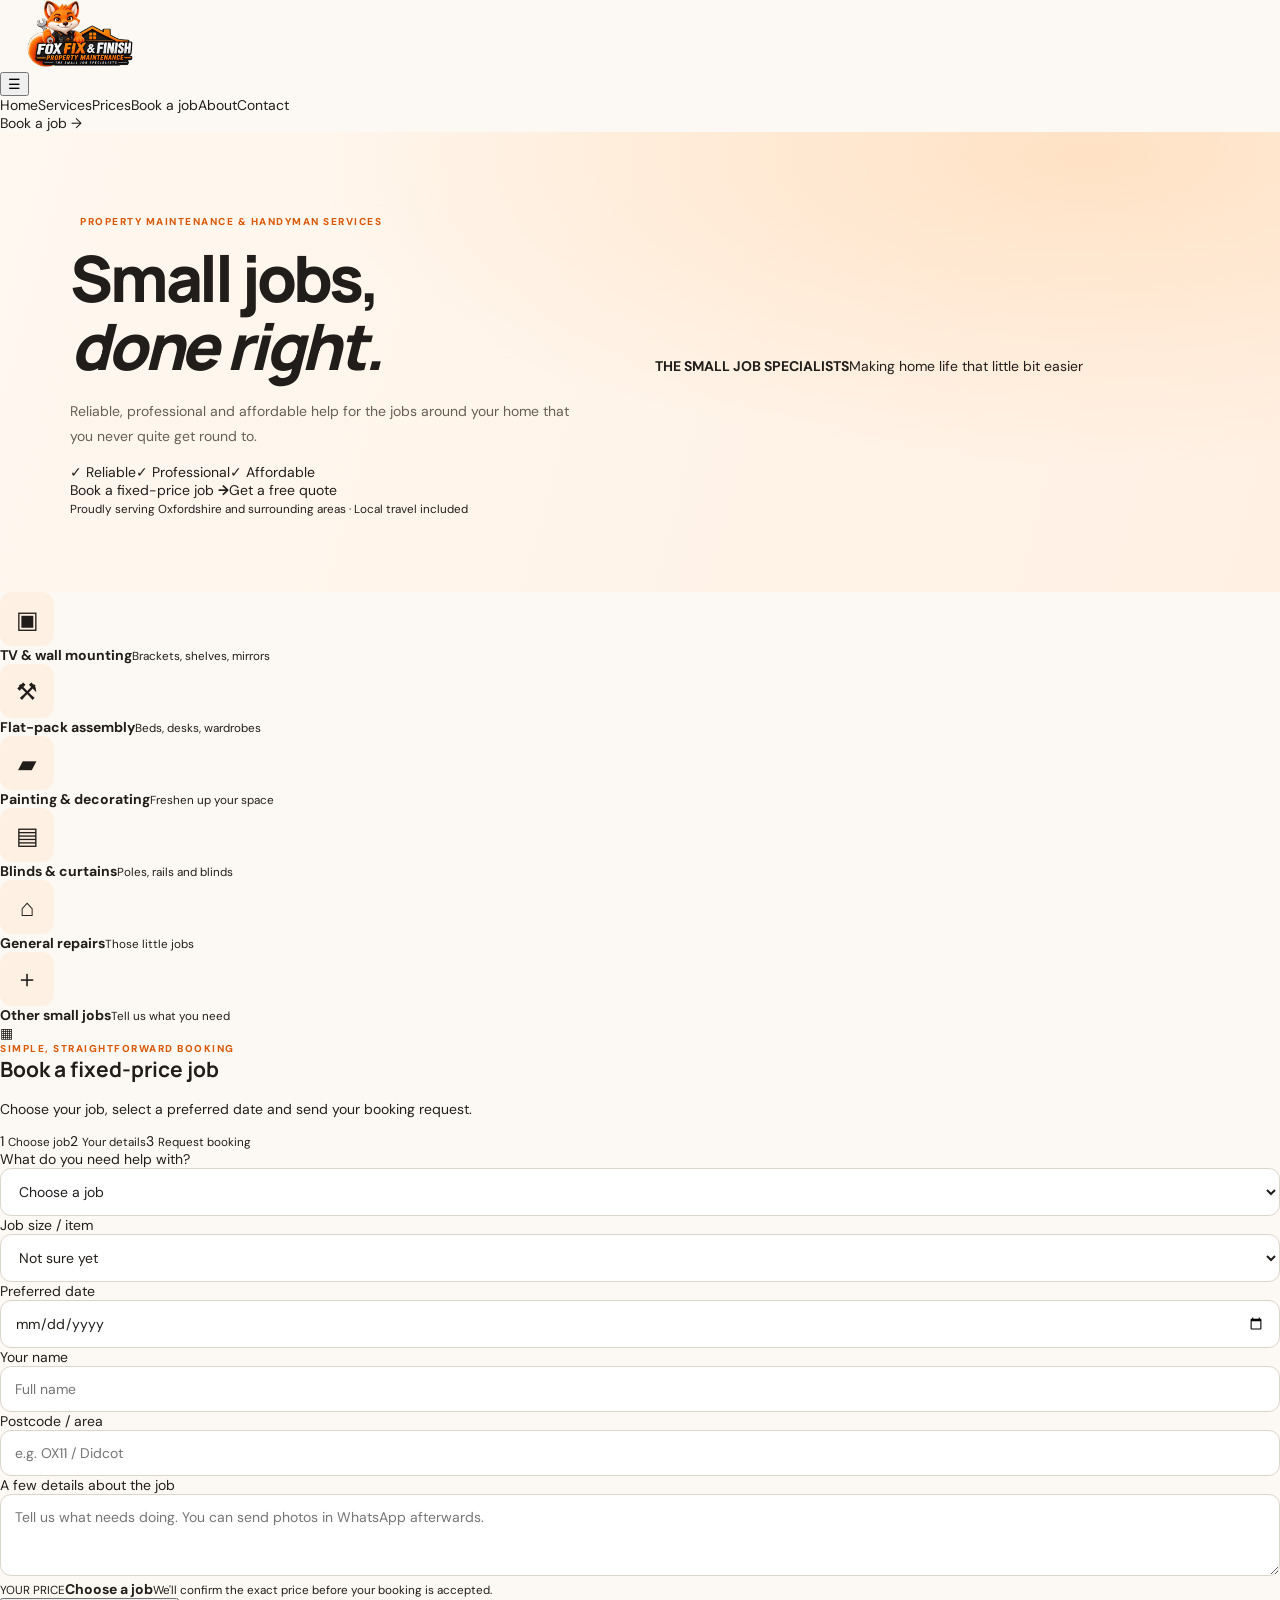
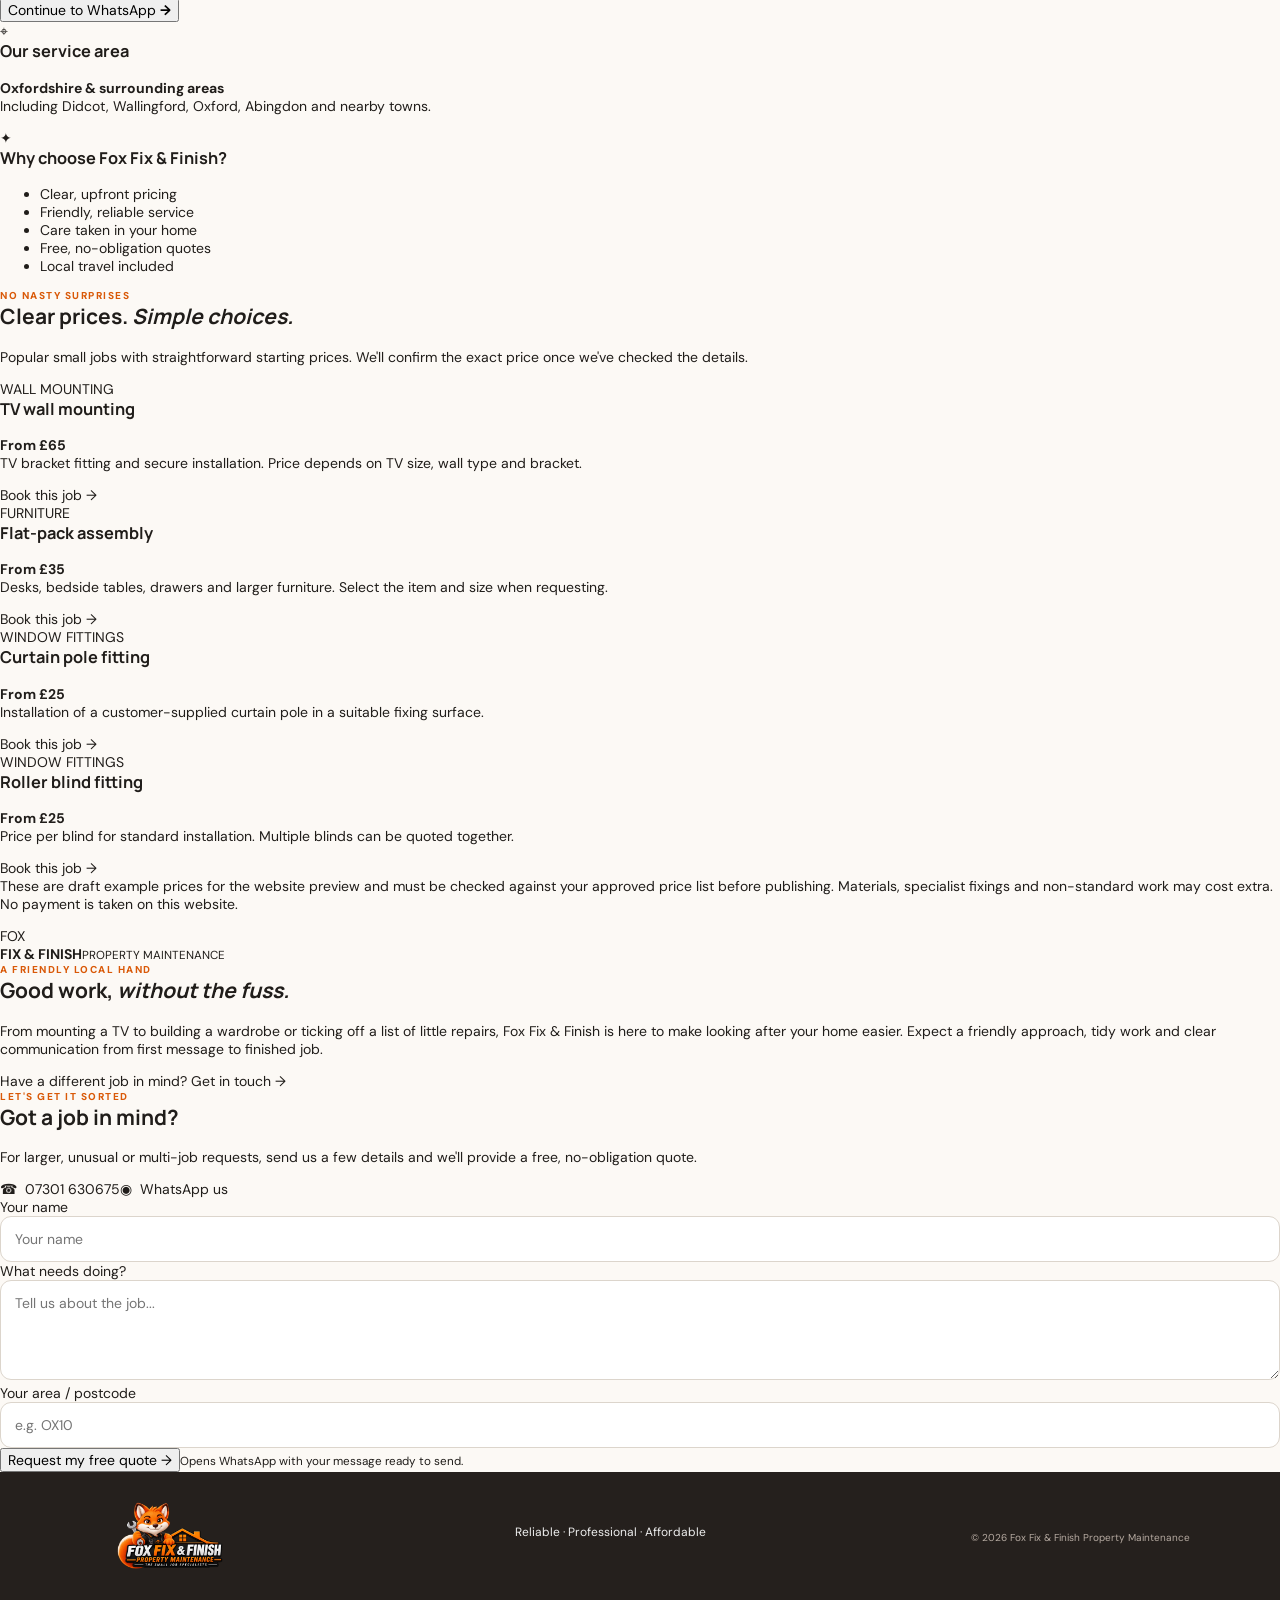
<file: index (1).html>
<!doctype html>
<html lang="en-GB">
<head>
<meta charset="utf-8"><meta name="viewport" content="width=device-width,initial-scale=1">
<meta name="theme-color" content="#fffaf5">
<meta name="description" content="Fox Fix & Finish Property Maintenance. Reliable, professional and affordable small-job handyman services across Oxfordshire.">
<title>Fox Fix & Finish | Small Jobs, Done Right</title>
<link rel="preconnect" href="https://fonts.googleapis.com"><link rel="preconnect" href="https://fonts.gstatic.com" crossorigin>
<link href="https://fonts.googleapis.com/css2?family=DM+Sans:wght@400;500;600;700;800&family=Manrope:wght@400;500;600;700;800&display=swap" rel="stylesheet">
<link rel="stylesheet" href="styles.css">
</head>
<body>
<header class="header">
  <a class="brand" href="#home"><img src="fox-fix-finish-logo.png" alt="Fox Fix & Finish Property Maintenance logo"></a>
  <button class="menu" aria-label="Toggle navigation" aria-expanded="false">☰</button>
  <nav class="nav"><a class="active" href="#home">Home</a><a href="#services">Services</a><a href="#prices">Prices</a><a href="#booking">Book a job</a><a href="#about">About</a><a href="#contact">Contact</a></nav>
  <a class="header-cta" href="#booking">Book a job <span>→</span></a>
</header>

<main>
<section class="hero" id="home">
  <div class="hero-copy">
    <div class="eyebrow"><span></span> PROPERTY MAINTENANCE & HANDYMAN SERVICES</div>
    <h1>Small jobs,<br><em>done right.</em></h1>
    <p>Reliable, professional and affordable help for the jobs around your home that you never quite get round to.</p>
    <div class="trust-points"><span>✓ Reliable</span><i></i><span>✓ Professional</span><i></i><span>✓ Affordable</span></div>
    <div class="hero-actions"><a class="btn primary" href="#booking">Book a fixed-price job <b>→</b></a><a class="btn secondary" href="#contact">Get a free quote</a></div>
    <small class="service-note">Proudly serving Oxfordshire and surrounding areas · Local travel included</small>
  </div>
  <div class="hero-photo" role="img" aria-label="Warm, welcoming modern living room with orange accents"><div class="photo-tag"><b>THE SMALL JOB SPECIALISTS</b><span>Making home life that little bit easier</span></div></div>
</section>

<section class="service-shortcuts" id="services">
  <a href="#booking" data-job="TV & wall mounting"><span class="service-icon">▣</span><b>TV & wall mounting</b><small>Brackets, shelves, mirrors</small></a>
  <a href="#booking" data-job="Flat-pack assembly"><span class="service-icon">⚒</span><b>Flat-pack assembly</b><small>Beds, desks, wardrobes</small></a>
  <a href="#booking" data-job="Painting & decorating"><span class="service-icon">▰</span><b>Painting & decorating</b><small>Freshen up your space</small></a>
  <a href="#booking" data-job="Blinds & curtains"><span class="service-icon">▤</span><b>Blinds & curtains</b><small>Poles, rails and blinds</small></a>
  <a href="#booking" data-job="General repairs"><span class="service-icon">⌂</span><b>General repairs</b><small>Those little jobs</small></a>
  <a href="#booking" data-job="Other small jobs"><span class="service-icon">＋</span><b>Other small jobs</b><small>Tell us what you need</small></a>
</section>

<section class="booking-layout" id="booking">
  <div class="booking-panel">
    <div class="panel-heading"><div class="heading-icon">▦</div><div><span class="eyebrow">SIMPLE, STRAIGHTFORWARD BOOKING</span><h2>Book a fixed-price job</h2><p>Choose your job, select a preferred date and send your booking request.</p></div></div>
    <div class="booking-steps"><span class="current">1 <small>Choose job</small></span><i></i><span>2 <small>Your details</small></span><i></i><span>3 <small>Request booking</small></span></div>
    <form id="booking-form">
      <div class="form-grid">
        <label class="full">What do you need help with?
          <select id="job" name="job" required><option value="">Choose a job</option><option>TV & wall mounting</option><option>Flat-pack assembly</option><option>Curtain pole installation</option><option>Roller blind installation</option><option>Other blinds & fittings</option><option>Painting & decorating</option><option>General repairs</option><option>Multiple jobs / bundle</option><option>Other small jobs</option></select>
        </label>
        <label>Job size / item<select name="size"><option>Not sure yet</option><option>One item</option><option>Two items</option><option>Three or more items</option><option>Large / complex job</option></select></label>
        <label>Preferred date<input name="date" type="date" id="date" required></label>
        <label>Your name<input name="name" autocomplete="name" placeholder="Full name" required></label>
        <label>Postcode / area<input name="area" autocomplete="postal-code" placeholder="e.g. OX11 / Didcot" required></label>
        <label class="full">A few details about the job<textarea name="details" rows="3" placeholder="Tell us what needs doing. You can send photos in WhatsApp afterwards."></textarea></label>
      </div>
      <div class="booking-footer"><div><small>YOUR PRICE</small><strong id="price-display">Choose a job</strong><small id="price-note">We'll confirm the exact price before your booking is accepted.</small></div><button class="btn primary" type="submit">Continue to WhatsApp <b>→</b></button></div>
    </form>
  </div>
  <aside class="side-panels">
    <div class="info-card area-card"><span class="side-icon">⌖</span><div><h3>Our service area</h3><b>Oxfordshire & surrounding areas</b><p>Including Didcot, Wallingford, Oxford, Abingdon and nearby towns.</p></div></div>
    <div class="info-card why-card"><span class="side-icon">✦</span><div><h3>Why choose Fox Fix & Finish?</h3><ul><li>Clear, upfront pricing</li><li>Friendly, reliable service</li><li>Care taken in your home</li><li>Free, no-obligation quotes</li><li>Local travel included</li></ul></div></div>
  </aside>
</section>

<section class="prices-section" id="prices"><div class="section-title"><span class="eyebrow">NO NASTY SURPRISES</span><h2>Clear prices. <em>Simple choices.</em></h2><p>Popular small jobs with straightforward starting prices. We'll confirm the exact price once we've checked the details.</p></div>
<div class="price-cards">
  <article><span class="pill">WALL MOUNTING</span><h3>TV wall mounting</h3><strong>From £65</strong><p>TV bracket fitting and secure installation. Price depends on TV size, wall type and bracket.</p><a href="#booking" data-job="TV & wall mounting">Book this job →</a></article>
  <article><span class="pill">FURNITURE</span><h3>Flat-pack assembly</h3><strong>From £35</strong><p>Desks, bedside tables, drawers and larger furniture. Select the item and size when requesting.</p><a href="#booking" data-job="Flat-pack assembly">Book this job →</a></article>
  <article><span class="pill">WINDOW FITTINGS</span><h3>Curtain pole fitting</h3><strong>From £25</strong><p>Installation of a customer-supplied curtain pole in a suitable fixing surface.</p><a href="#booking" data-job="Curtain pole installation">Book this job →</a></article>
  <article><span class="pill">WINDOW FITTINGS</span><h3>Roller blind fitting</h3><strong>From £25</strong><p>Price per blind for standard installation. Multiple blinds can be quoted together.</p><a href="#booking" data-job="Roller blind installation">Book this job →</a></article>
</div><p class="price-disclaimer">These are draft example prices for the website preview and must be checked against your approved price list before publishing. Materials, specialist fixings and non-standard work may cost extra. No payment is taken on this website.</p></section>

<section class="about" id="about"><div class="about-mark">FOX<br><b>FIX & FINISH</b><small>PROPERTY MAINTENANCE</small></div><div><span class="eyebrow">A FRIENDLY LOCAL HAND</span><h2>Good work, <em>without the fuss.</em></h2><p>From mounting a TV to building a wardrobe or ticking off a list of little repairs, Fox Fix & Finish is here to make looking after your home easier. Expect a friendly approach, tidy work and clear communication from first message to finished job.</p><a class="text-link" href="#contact">Have a different job in mind? Get in touch →</a></div></section>

<section class="contact" id="contact"><div><span class="eyebrow">LET'S GET IT SORTED</span><h2>Got a job in mind?</h2><p>For larger, unusual or multi-job requests, send us a few details and we'll provide a free, no-obligation quote.</p><a href="tel:07301630675">☎ &nbsp;07301 630675</a><a href="https://wa.me/447301630675" target="_blank" rel="noopener">◉ &nbsp;WhatsApp us</a></div><form id="quote-form"><label>Your name<input name="name" required placeholder="Your name"></label><label>What needs doing?<textarea name="details" required rows="4" placeholder="Tell us about the job..."></textarea></label><label>Your area / postcode<input name="area" placeholder="e.g. OX10"></label><button class="btn primary" type="submit">Request my free quote →</button><small>Opens WhatsApp with your message ready to send.</small></form></section>
</main>
<footer><a class="brand footer-brand" href="#home"><img src="fox-fix-finish-logo.png" alt="Fox Fix & Finish logo"></a><p>Reliable · Professional · Affordable</p><small>© <span id="year"></span> Fox Fix & Finish Property Maintenance</small></footer>
<script src="script.js"></script>
</body></html>
</file>
<file: styles.css>
:root{--orange:#f87318;--orange-dark:#d95908;--ink:#201d1a;--muted:#766f68;--cream:#fcf9f5;--line:#eae4dd;--peach:#fff0e4;--shadow:0 18px 60px rgba(35,29,23,.065)}
*{box-sizing:border-box}html{scroll-behavior:smooth}body{margin:0;background:var(--cream);color:var(--ink);font-family:'DM Sans',Arial,sans-serif;font-size:14px}a{color:inherit;text-decoration:none}button,input,select,textarea{font:inherit}button{cursor:pointer}button:disabled{cursor:not-allowed;opacity:.55}img{max-width:100%}h1,h2,h3,p{margin-top:0}h1,h2,h3{font-family:Manrope,Arial,sans-serif}input,select,textarea{min-width:0;max-width:100%;width:100%;padding:13px 14px;border:1px solid #dcd5cc;border-radius:11px;background:#fff;color:var(--ink);outline:0}input:focus,select:focus,textarea:focus{border-color:var(--orange);box-shadow:0 0 0 3px rgba(248,115,24,.13)}textarea{resize:vertical}input[type=number]{appearance:textfield;-moz-appearance:textfield}input[type=number]::-webkit-outer-spin-button,input[type=number]::-webkit-inner-spin-button{-webkit-appearance:none;margin:0}.label{display:block;color:#48413a;font-size:11px;font-weight:800;margin-bottom:8px}.label span{color:var(--orange)}.button{border:0;border-radius:12px;display:inline-flex;align-items:center;justify-content:center;gap:18px;font-size:12px;font-weight:800;padding:15px 19px;white-space:nowrap;transition:transform .14s,background .14s}.button:not(:disabled):hover{transform:translateY(-1px)}.button-orange{background:var(--orange);color:#fff}.button-orange:hover{background:var(--orange-dark)}.button-dark{background:var(--ink);color:white}.button-dark:hover{background:#39312b}.button-quiet{border:1px solid #e9d5c5;background:#fff;color:var(--orange-dark)}.button-quiet:hover{background:var(--peach)}
.site-header{position:sticky;top:0;background:rgba(255,255,255,.97);border-bottom:1px solid var(--line);z-index:20;backdrop-filter:blur(12px)}.header-inner{max-width:1180px;padding:7px 22px;margin:auto;display:grid;grid-template-columns:1fr auto 1fr;align-items:center;min-height:88px;gap:15px}.header-left{color:#77706b;font-weight:700;font-size:11px}.brand{display:block;width:160px}.brand img{display:block;width:100%;height:72px;object-fit:contain}.basket-button{justify-self:end;display:flex;align-items:center;gap:9px;border:1px solid var(--line);border-radius:40px;background:#fff;font-weight:800;padding:11px 15px;font-size:12px}.basket-button:hover{border-color:var(--orange)}.basket-button .count{display:grid;place-items:center;background:var(--orange);color:#fff;width:24px;height:24px;border-radius:50%;font-size:11px}
.hero{display:grid;grid-template-columns:minmax(0,1fr) minmax(0,1fr);align-items:center;gap:30px;background:radial-gradient(ellipse at 85% 5%,#ffe2c5 0,transparent 50%),linear-gradient(105deg,#fff8f0,#fff0e3);padding:58px max(26px,calc((100% - 1140px)/2)) 50px;min-height:460px;overflow:hidden}.eyebrow{display:flex;align-items:center;gap:10px;color:var(--orange-dark);letter-spacing:1.5px;font-size:10px;font-weight:800}.eyebrow-line{width:25px;height:2px;background:var(--orange)}.hero h1{font-size:clamp(40px,5vw,69px);line-height:1.07;letter-spacing:-3.2px;font-weight:800;margin:16px 0 18px}.hero h1 span{color:var(--orange)}.hero-copy>p{max-width:520px;line-height:1.8;color:#675e55;font-size:14px}.trust-list{display:flex;flex-wrap:wrap;gap:9px 20px;font-size:11px;font-weight:800;margin:22px 0 25px}.trust-list span{color:#493c33}.hero-art{height:355px;position:relative;display:grid;place-items:center}.hero-art-halo{width:370px;max-width:85%;aspect-ratio:1;background:#ffd3ac;border-radius:50%;position:absolute;opacity:.68}.hero-art img{max-height:355px;position:relative;z-index:1;filter:drop-shadow(0 17px 12px rgba(94,54,21,.09))}.hero-sticker{position:absolute;z-index:2;right:-6px;bottom:24px;background:#fff;box-shadow:0 12px 25px rgba(0,0,0,.1);padding:14px 18px;border-radius:13px;transform:rotate(-5deg)}.hero-sticker strong,.hero-sticker span{display:block}.hero-sticker strong{font-size:12px}.hero-sticker span{font-size:10px;color:#777;margin-top:4px}
.main-sections{max-width:1110px;margin:auto;padding:38px 25px 75px}.section{scroll-margin-top:115px;margin:36px 0 58px}.section-heading{max-width:690px;margin-bottom:22px}.section-index{font-size:10px;letter-spacing:1.6px;color:var(--orange-dark);text-transform:uppercase;font-weight:900}.section-heading h2{font-size:clamp(24px,3.1vw,36px);letter-spacing:-1.3px;line-height:1.21;margin:9px 0 8px}.section-heading h2 span{color:var(--orange)}.section-heading p{font-size:13px;color:var(--muted);line-height:1.75;margin:0}.link-panel{padding:27px;background:#fff;border:1px solid var(--line);border-radius:20px;box-shadow:var(--shadow)}.url-controls{display:flex;gap:9px}.url-controls input{flex:1;font-size:13px}.url-controls button{min-width:176px}.lookup-options{display:flex;align-items:end;gap:15px;margin-top:18px}.lookup-options label{width:90px;font-size:11px;color:var(--muted);font-weight:700}.lookup-options .grow{flex:1;width:auto}.lookup-options input{margin-top:8px}.support-text{color:#8e867c;font-size:11px;margin:13px 0 0}.lookup-status{font-size:12px;line-height:1.6;font-weight:700;color:#8a4c18}.lookup-status:not(:empty){padding:13px 14px;margin-top:16px;background:#fff3e8;border-radius:10px}.lookup-status.success{background:#edf8ed;color:#306334}.lookup-status.error{background:#fff0ef;color:#9a322e}.product-result{display:flex;align-items:center;gap:16px;padding:16px;margin-top:18px;border-radius:14px;background:#fffaf5;border:1px solid #f3ded0}.product-result[hidden]{display:none}.result-image{width:100px;height:102px;border-radius:10px;object-fit:contain;background:#fff;border:1px solid var(--line);flex-shrink:0}.result-placeholder{display:grid;place-items:center;font-size:38px;color:var(--orange);background:var(--peach)}.product-result-main{flex:1;min-width:0}.product-result-title{font-size:14px;font-weight:800;margin:0 0 5px;line-height:1.4;overflow-wrap:anywhere}.product-result-sub{font-size:11px;color:var(--muted);line-height:1.5;margin-bottom:10px}.result-price{font:800 21px Manrope;color:var(--orange-dark);margin-bottom:7px}.result-price small{font:600 11px 'DM Sans',sans-serif;color:var(--muted)}.result-buttons{display:flex;flex-wrap:wrap;gap:8px}.result-buttons .button{padding:11px 13px;font-size:11px}.manual-fallback{border-top:1px solid var(--line);margin-top:20px;padding-top:18px;display:flex;align-items:center;justify-content:space-between;gap:20px}.manual-fallback strong,.manual-fallback small{display:block}.manual-fallback strong{font-size:12px}.manual-fallback small{font-size:11px;color:var(--muted);margin-top:5px;line-height:1.5}
.service-panel{display:flex;align-items:flex-end;gap:16px;background:#fff;border:1px solid var(--line);box-shadow:var(--shadow);padding:24px;border-radius:18px}.service-icon{width:54px;height:54px;display:grid;place-items:center;font-size:24px;background:var(--peach);border-radius:12px;flex-shrink:0}.service-fields{flex:1;min-width:0}.service-panel .small-qty{width:76px;flex-shrink:0;font-size:11px;font-weight:800;color:#48413a}.service-panel .small-qty input{margin-top:8px}.other-section{margin-bottom:30px}.other-form{background:#fff;border:1px solid var(--line);border-radius:18px;padding:25px;display:grid;justify-items:start;gap:13px}.other-form .label{margin:0}.other-form textarea{width:100%}.simple-promise{border-radius:14px;background:#f5eee5;border:1px solid #ede0d2;padding:17px 19px;color:#685d52;font-size:12px;display:flex;align-items:start;gap:15px;line-height:1.65}.simple-promise strong{color:#44352b;white-space:nowrap}footer{background:#25201d;color:#eee;display:flex;align-items:center;justify-content:space-between;gap:25px;padding:30px max(25px,calc((100% - 1100px)/2));font-size:12px;flex-wrap:wrap}footer strong{color:#f88335;font-weight:900}footer small{color:#b6aaa1;font-size:10px}
.overlay{position:fixed;inset:0;background:rgba(18,14,11,.62);z-index:29}.overlay[hidden]{display:none}.basket-drawer{position:fixed;right:0;top:0;bottom:0;width:min(100%,520px);z-index:30;background:#fff;box-shadow:-10px 0 60px rgba(0,0,0,.16);transform:translateX(105%);transition:transform .27s ease;display:flex;flex-direction:column}.basket-drawer.open{transform:translateX(0)}.drawer-header{padding:24px 26px 17px;border-bottom:1px solid var(--line);display:flex;justify-content:space-between;align-items:center}.drawer-header h2{margin:4px 0;font-size:26px;letter-spacing:-1px}.orange{color:var(--orange)}.close-button{border:1px solid var(--line);border-radius:50%;background:#fff;width:38px;height:38px;font-size:25px;line-height:1}.drawer-scroll{overflow:auto;padding:0 26px 35px;flex:1;overscroll-behavior:contain}.basket-items{padding:15px 0}.basket-empty{padding:36px 20px;text-align:center;background:#fff8f2;border:1px dashed #efcfba;border-radius:13px;color:#75675c;font-size:12px}.basket-empty strong{display:block;color:#2b241e;margin:0 0 7px;font-size:14px}.basket-row{display:flex;gap:11px;padding:14px 0;border-bottom:1px solid #eee8e2}.basket-thumbnail{width:60px;height:62px;object-fit:contain;border-radius:10px;background:#fff8f0;border:1px solid #f2e7dd;flex-shrink:0}.basket-thumbnail.placeholder{display:grid;place-items:center;font-size:26px}.basket-body{flex:1;min-width:0}.basket-body strong{display:block;font-size:12px;line-height:1.4;overflow-wrap:anywhere}.basket-body small{display:block;color:#877d73;font-size:10px;line-height:1.5;margin-top:3px}.basket-body a{color:var(--orange-dark);text-decoration:underline}.basket-body .basket-price{color:var(--ink);font-weight:900;margin-top:6px;font-size:13px}.basket-controls{display:flex;gap:8px;align-items:center;margin-top:8px}.basket-controls button{background:#f7f2ed;border:0;border-radius:6px;width:27px;height:25px;font-size:16px}.basket-controls span{font-weight:800;font-size:12px}.basket-controls .remove-item{width:auto;padding:0 6px;margin-left:6px;font-size:10px;text-decoration:underline;background:transparent;color:#9e4b3a}.basket-totals{border-top:2px solid #2e2823;padding:13px 0 18px}.total-line{display:flex;justify-content:space-between;gap:12px;font-size:12px;margin:7px 0;color:#70655e}.total-line strong{color:var(--ink)}.total-line.final{font-size:18px;font-family:Manrope;font-weight:800;color:var(--ink);padding-top:9px;margin-top:10px;border-top:1px solid var(--line)}.total-note{font-size:10px;color:#8a7667;line-height:1.6;margin-top:7px}.checkout{padding-top:20px;border-top:1px solid var(--line)}.checkout h3{font-size:19px;letter-spacing:-.6px;margin:0 0 5px}.checkout>p{color:var(--muted);font-size:11px;line-height:1.65;margin-bottom:18px}.checkout .label{margin-top:14px}.checkout .label:first-child{margin-top:0}.two-columns{display:grid;grid-template-columns:1.1fr .9fr;gap:12px}.form-fineprint{margin:16px 0 12px;color:#6f665f;font-size:10px;line-height:1.6}.submit-button{width:100%}.booking-feedback{font-size:12px;line-height:1.6;font-weight:700;margin-top:11px}.booking-feedback.success{background:#e9f7ec;color:#246532;border-radius:10px;padding:13px}.booking-feedback.error{background:#fff1ed;color:#973b23;border-radius:10px;padding:13px}.whatsapp-fallback{border:1px solid #e9d7ca;border-radius:12px;margin-top:15px;padding:14px}.whatsapp-fallback p{color:#6f645b;font-size:11px;line-height:1.6}.honeypot{position:absolute!important;left:-10000px!important;opacity:0!important;pointer-events:none}.mobile-bar{display:none}
@media(max-width:850px){.hero{padding:48px 26px 45px;min-height:380px}.hero-art{height:295px}.hero-art img{max-height:290px}.hero-sticker{right:0;bottom:0}.hero h1{font-size:45px}.header-left{display:none}.header-inner{grid-template-columns:1fr auto}.brand{justify-self:start}.service-panel{flex-wrap:wrap}.service-icon{display:none}.service-fields{flex-basis:100%}}
@media(max-width:610px){body{padding-bottom:74px}.header-inner{min-height:71px;padding:5px 15px;grid-template-columns:1fr auto}.brand{width:135px}.brand img{height:62px}.basket-button{padding:10px}.basket-text{display:none}.hero{grid-template-columns:1fr;padding:36px 23px 21px;gap:7px;min-height:0}.hero h1{font-size:42px;letter-spacing:-2px}.hero-copy>p{font-size:12px}.hero-cta{margin-top:0}.hero-art{height:205px}.hero-art img{max-height:210px}.hero-art-halo{width:205px}.hero-sticker{right:0;bottom:8px;padding:10px 12px}.hero-sticker strong{font-size:10px}.hero-sticker span{font-size:9px}.main-sections{padding:17px 15px 50px}.section{margin:30px 0 45px;scroll-margin-top:90px}.section-heading h2{font-size:25px;letter-spacing:-.8px}.section-heading p{font-size:12px}.link-panel{padding:17px;border-radius:15px}.url-controls{flex-direction:column}.url-controls .button{width:100%}.lookup-options{flex-wrap:wrap}.lookup-options label{width:77px}.lookup-options .grow{flex:1;min-width:190px}.manual-fallback{align-items:stretch;flex-direction:column;gap:12px}.manual-fallback button{width:100%}.service-panel{padding:17px;gap:12px}.service-panel .small-qty{flex:0 0 78px}.service-panel button{flex:1}.other-form{padding:18px}.simple-promise{flex-direction:column;gap:4px}.product-result{flex-wrap:wrap}.result-image{width:78px;height:82px}.result-buttons{width:100%}.result-buttons .button{width:100%}footer{padding:25px 18px;gap:13px}footer>*{width:100%}.mobile-bar{position:fixed;z-index:18;left:0;right:0;bottom:0;display:flex;justify-content:space-between;align-items:center;gap:12px;padding:12px 16px;background:#fff;border-top:1px solid var(--line);box-shadow:0 -8px 20px rgba(0,0,0,.05)}.mobile-bar strong,.mobile-bar small{display:block}.mobile-bar strong{font-size:12px}.mobile-bar small{font-size:10px;color:var(--muted);margin-top:3px}.mobile-bar button{padding:12px 15px;font-size:11px}.drawer-header{padding:17px}.drawer-scroll{padding:0 17px 30px}.basket-drawer{width:100%}.two-columns{grid-template-columns:1fr 1fr;gap:9px}}
@media(prefers-reduced-motion:reduce){html{scroll-behavior:auto}.basket-drawer,.button{transition:none}}
</file>
